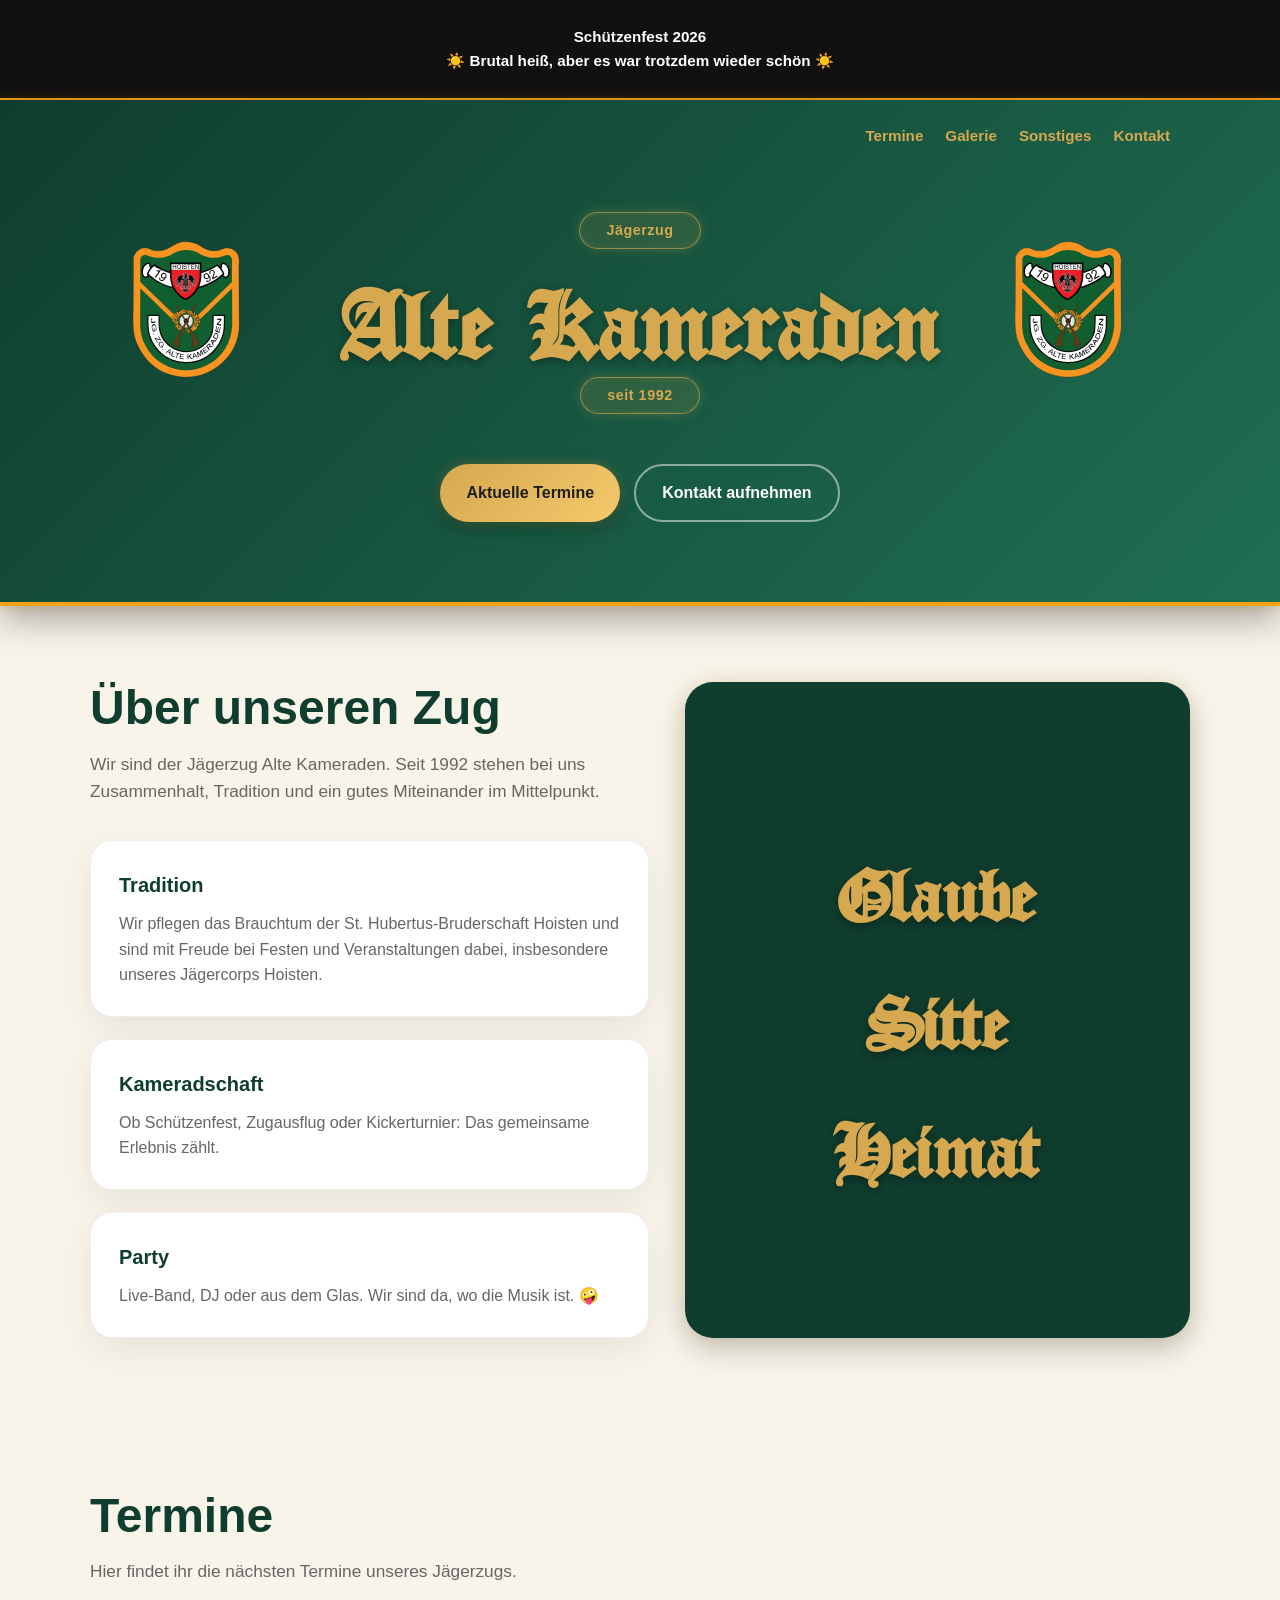
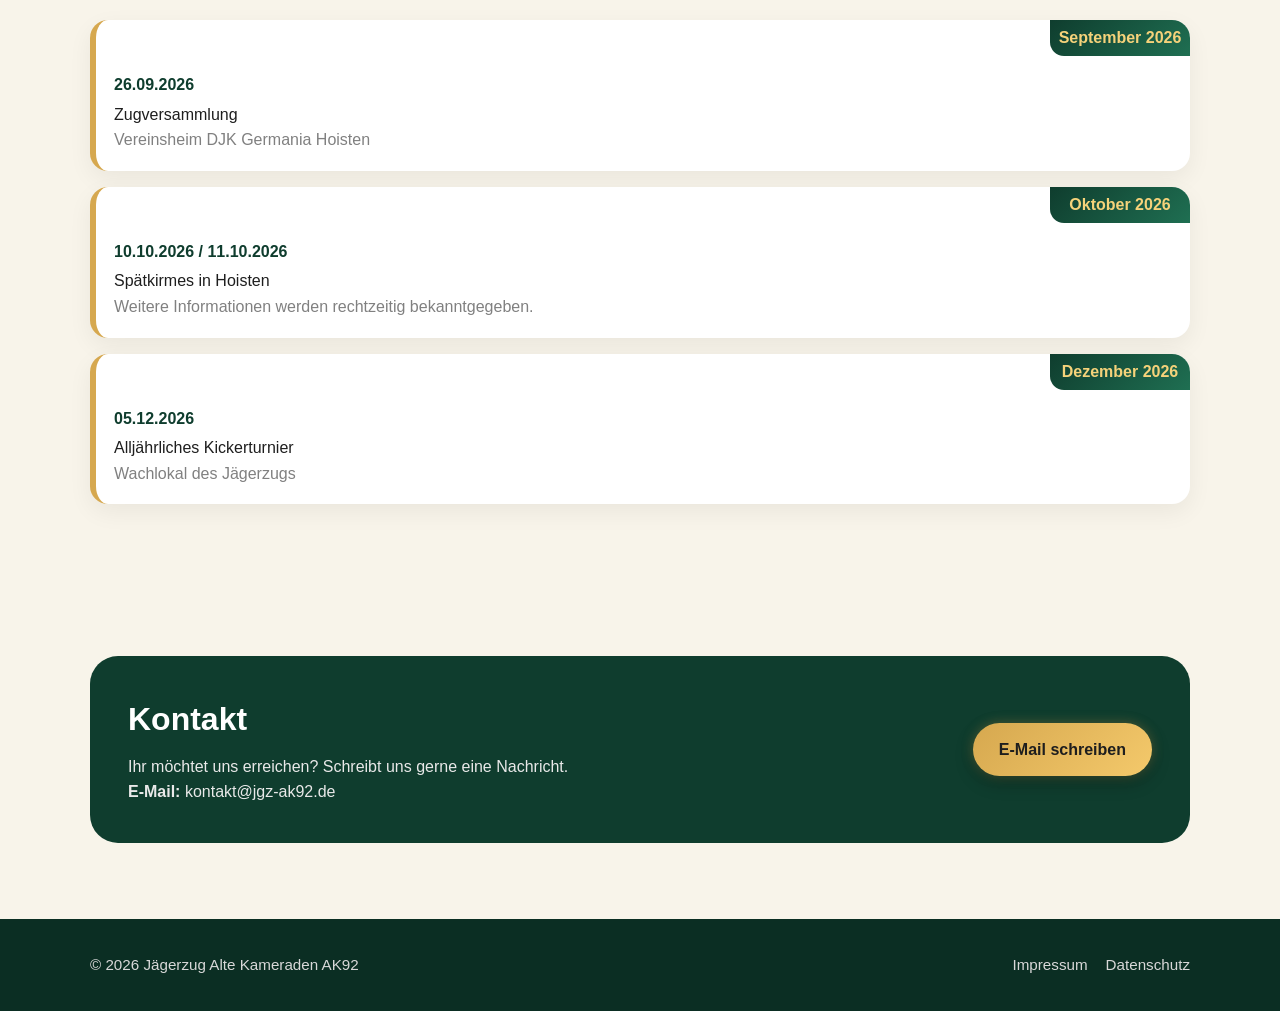
<file: index.html>
<!DOCTYPE html>
<html lang="de">
<head>
  <meta charset="UTF-8" />
  <meta name="viewport" content="width=device-width, initial-scale=1.0" />
  <title>Alte Kameraden</title>
  <meta name="description" content="Offizielle Website des Jägerzugs Alte Kameraden." />

<link rel="stylesheet" href="../css/style.css">
<link rel="stylesheet" href="../css/termine.css">
<link rel="stylesheet" href="../css/banner.css">
<link rel="stylesheet" href="../css/media.css">
</head>

<body>
  <header id="start">
    
<nav>
  <div class="nav-inner">

    <!-- LOGO / optional -->
    <div class="nav-title"></div>

    <!-- BURGER BUTTON -->
    <div class="burger" onclick="toggleMenu()">
      <span></span>
      <span></span>
      <span></span>
    </div>

    <!-- NAV LINKS -->
    <div class="nav-links" id="navLinks">
     <!-- <a href="html/koenige.html">Könige</a> -->
      <!-- <a href="html/mitglieder.html">Mitglieder</a> -->
      <a href="#termine">Termine</a>
      <a href="html/galerie.html">Galerie</a>
      <a href="html/other.html">Sonstiges</a>
      <a href="#kontakt">Kontakt</a>
    </div>

  </div>
</nav>
    
    <div class="hero">
      <div class="hero-content">

<div class="hero-heading">  

  <img src="alte-kameraden-logo.svg" class="title-logo" alt="Logo Alte Kameraden">

  <div class="title-area">
    <span class="badge">Jägerzug</span>

    <div class="title-main">
      <h1>
        <span class="old-english">Alte Kameraden</span>
      </h1>
    </div>

    <span class="badge">seit 1992</span>

    
  </div>

  <img src="alte-kameraden-logo.svg" class="title-logo" alt="Logo Alte Kameraden">

</div>

      <div class="button-row">
      <a class="btn btn-primary" href="#termine">Aktuelle Termine</a>
      <a class="btn btn-secondary" href="#kontakt">Kontakt aufnehmen</a>
    </div>

      </div>
    </div>
  </header>

  <main>
    <section id="ueber-uns">
      <div class="container two-column">
        <div>
          <h2 class="section-title">Über unseren Zug</h2>
          <p class="section-intro">
            Wir sind der Jägerzug Alte Kameraden. Seit 1992 stehen bei uns Zusammenhalt, Tradition und ein gutes Miteinander im Mittelpunkt.
          </p>

          <div class="cards">
            <div class="card">
              <h3>Tradition</h3>
              <p>Wir pflegen das Brauchtum der St. Hubertus-Bruderschaft Hoisten und sind mit Freude bei Festen und Veranstaltungen dabei, insbesondere unseres Jägercorps Hoisten.</p>
            </div>

            <div class="card">
              <h3>Kameradschaft</h3>
              <p>Ob Schützenfest, Zugausflug oder Kickerturnier: Das gemeinsame Erlebnis zählt.</p>
            </div>

 <div class="card">
              <h3>Party</h3>
              <p>Live-Band, DJ oder aus dem Glas. Wir sind da, wo die Musik ist. 🤪</p>
            </div>
          </div>
        </div>

        <div class="image-box">
          <div>
            Glaube<br>Sitte<br>Heimat
          </div>
        </div>
      </div>
    </section>

    <section id="termine">
      <div class="container">
        <h2 class="section-title">Termine</h2>
        <p class="section-intro">Hier findet ihr die nächsten Termine unseres Jägerzugs.</p>

        <div class="timeline" id="termine-container"></div>
      </div>
    </section>

    <section id="kontakt">
      <div class="container">
        <div class="contact-box">
          <div>
            <h2>Kontakt</h2>
            <p>Ihr möchtet uns erreichen? Schreibt uns gerne eine Nachricht.</p>
            <p><strong>E-Mail:</strong> kontakt@jgz-ak92.de</p>
          </div>

          <a class="btn btn-primary" href="mailto:kontakt@jgz-ak92.de">E-Mail schreiben</a>
        </div>
      </div>
    </section>
  </main>

  <footer>
    <div class="footer-inner">
      <div>© 2026 Jägerzug Alte Kameraden AK92</div>
      <div class="footer-links">
        <a href="html/impressum.html">Impressum</a>
        <a href="html/datenschutz.html">Datenschutz</a>
      </div>
    </div>
  </footer>

<script>
function toggleMenu() {
  document.getElementById("navLinks").classList.toggle("active");
}
</script>
<script src="js/termine.js"></script>
<script src="js/banner-rotating.js"></script>
</body>
</html>
</file>
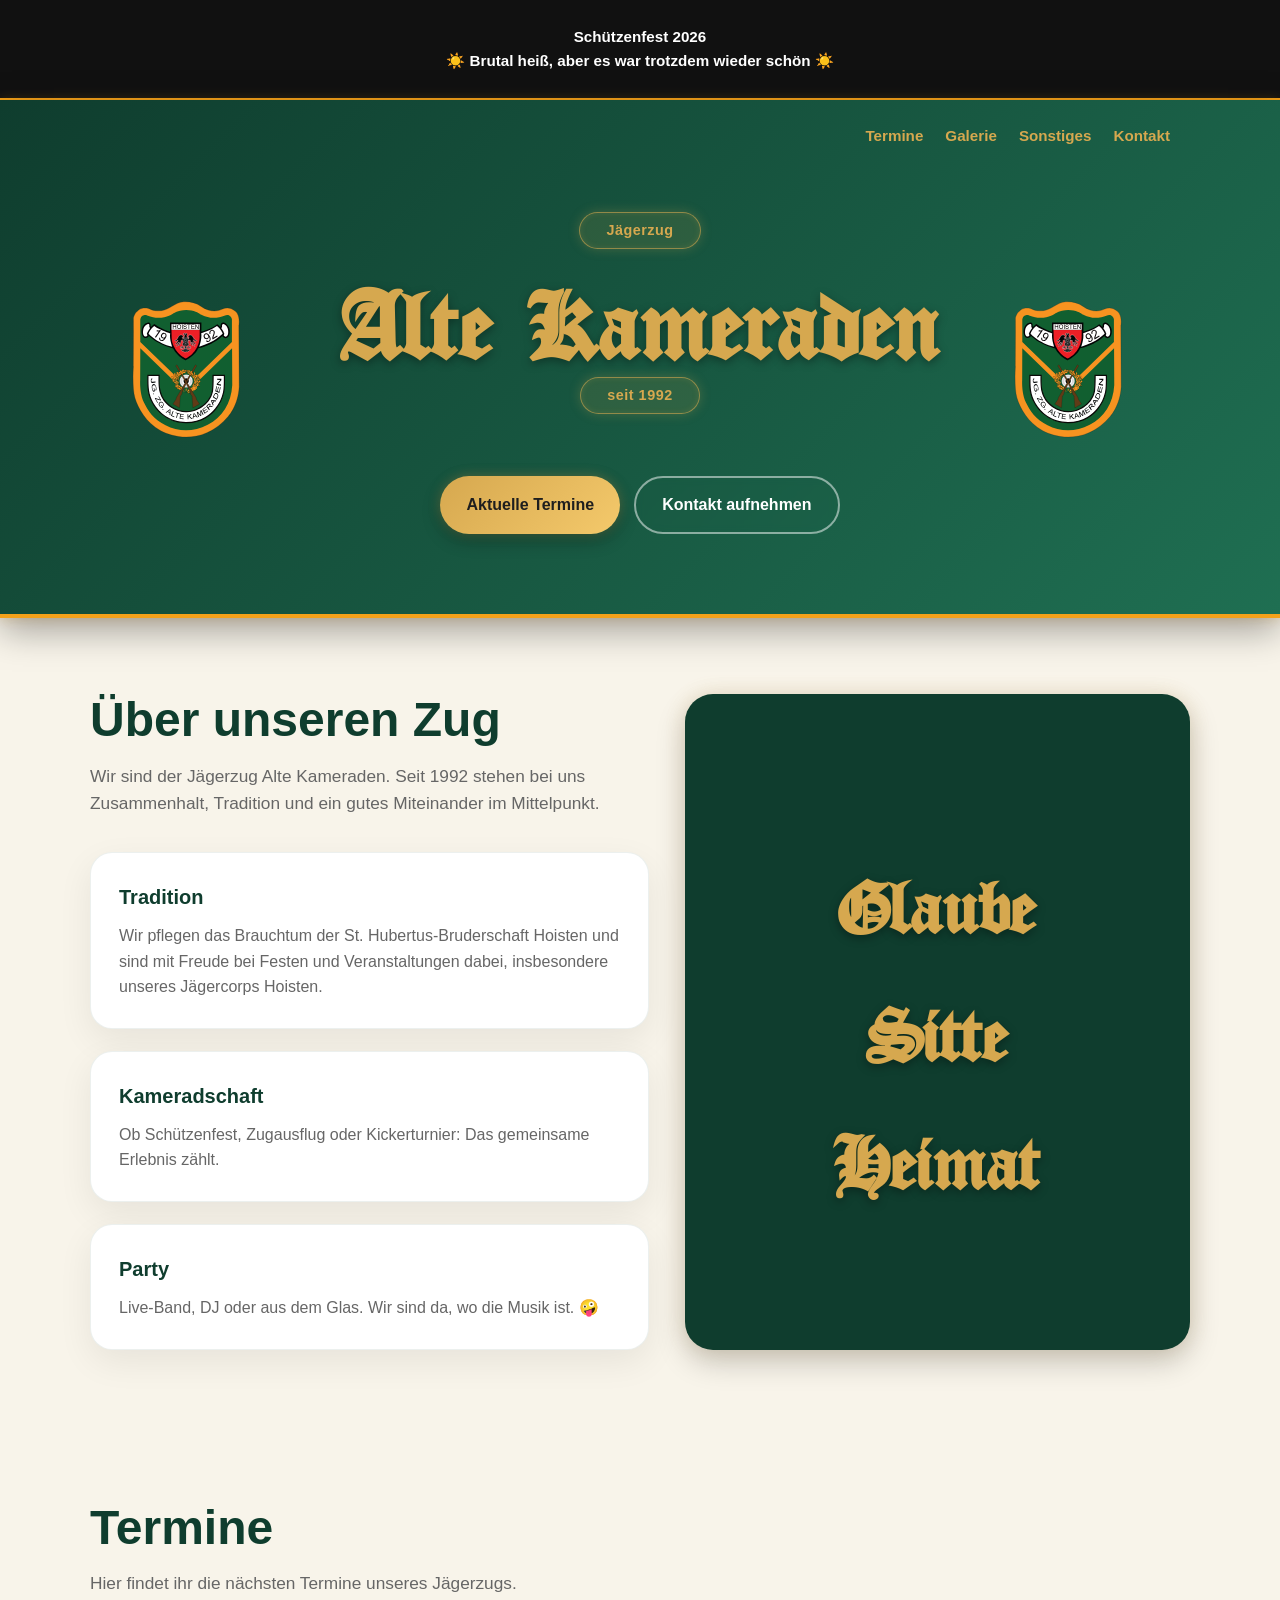
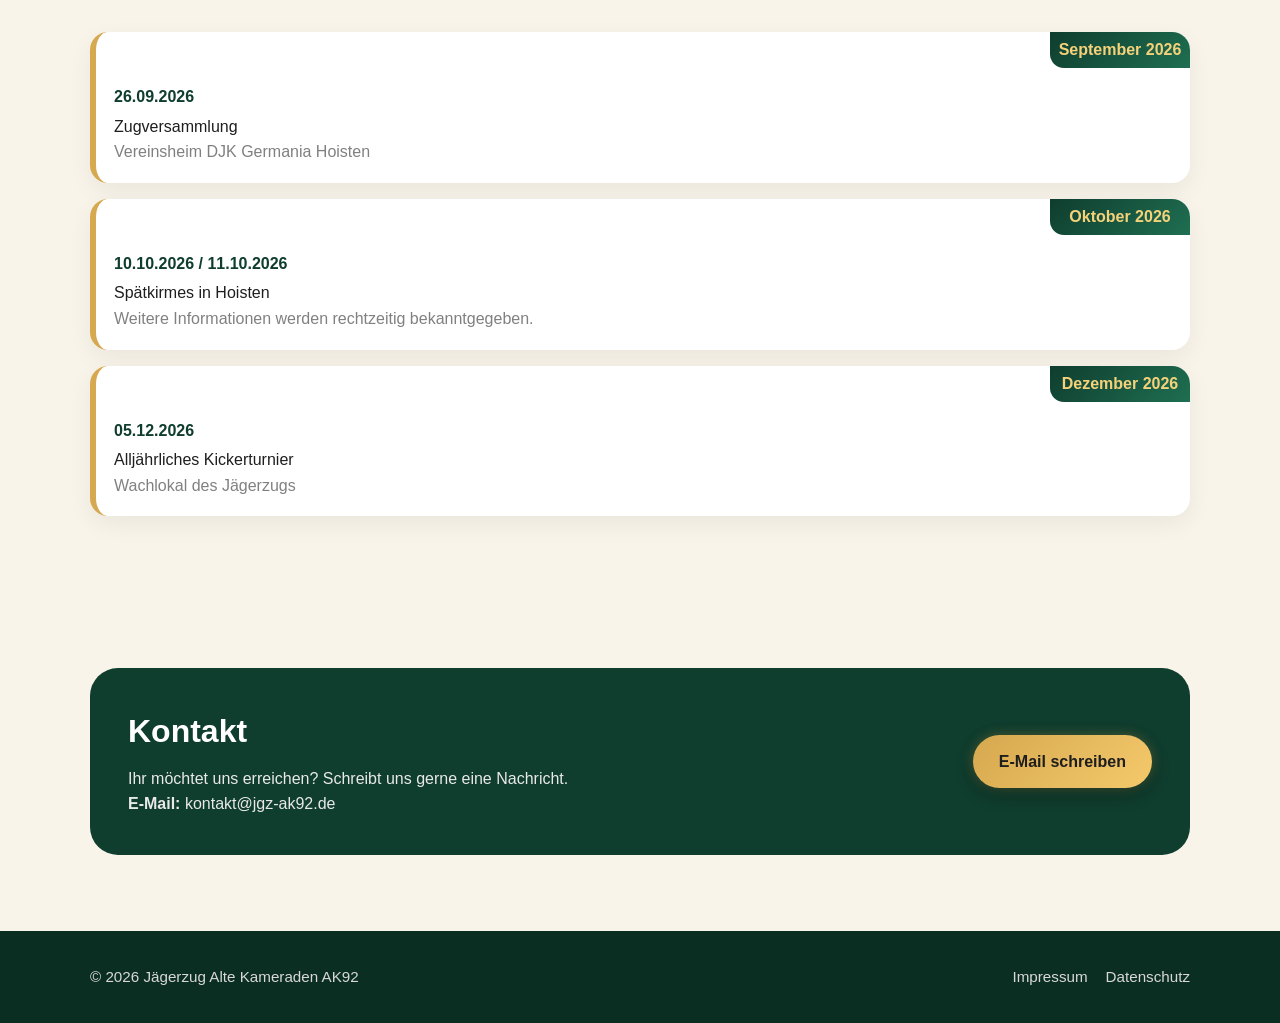
<file: html/index.html>
<!DOCTYPE html>
<html lang="de">
<head>
  <meta charset="UTF-8" />
  <meta name="viewport" content="width=device-width, initial-scale=1.0" />
  <title>Alte Kameraden</title>
  <meta name="description" content="Offizielle Website des Jägerzugs Alte Kameraden." />

<link rel="stylesheet" href="../css/style.css">
<link rel="stylesheet" href="../css/termine.css">
<link rel="stylesheet" href="../css/banner.css">
<link rel="stylesheet" href="../css/media.css">
</head>

<body>
  <header id="start">
    
<nav>
  <div class="nav-inner">

    <!-- LOGO / optional -->
    <div class="nav-title"></div>

    <!-- BURGER BUTTON -->
    <div class="burger" onclick="toggleMenu()">
      <span></span>
      <span></span>
      <span></span>
    </div>

    <!-- NAV LINKS -->
    <div class="nav-links" id="navLinks">
     <!-- <a href="koenige.html">Könige</a> -->
      <a href="#termine">Termine</a>
      <a href="galerie.html">Galerie</a>
      <a href="other.html">Sonstiges</a>
      <a href="#kontakt">Kontakt</a>
    </div>

  </div>
</nav>
    
    <div class="hero">
      <div class="hero-content">

<div class="hero-heading">

  <img src="../alte-kameraden-logo.svg" class="title-logo" alt="Logo Alte Kameraden">

  <div class="title-area">
    <span class="badge">Jägerzug</span>

    <div class="title-main">
      <h1>
        <span class="old-english">Alte Kameraden</span>
      </h1>
    </div>

    <span class="badge">seit 1992</span>

    <div class="button-row">
      <a class="btn btn-primary" href="#termine">Aktuelle Termine</a>
      <a class="btn btn-secondary" href="#kontakt">Kontakt aufnehmen</a>
    </div>
  </div>

  <img src="../alte-kameraden-logo.svg" class="title-logo" alt="Logo Alte Kameraden">

</div>
 

      </div>
    </div>
  </header>

  <main>
    <section id="ueber-uns">
      <div class="container two-column">
        <div>
          <h2 class="section-title">Über unseren Zug</h2>
          <p class="section-intro">
            Wir sind der Jägerzug Alte Kameraden. Seit 1992 stehen bei uns Zusammenhalt, Tradition und ein gutes Miteinander im Mittelpunkt.
          </p>

          <div class="cards">
            <div class="card">
              <h3>Tradition</h3>
              <p>Wir pflegen das Brauchtum der St. Hubertus-Bruderschaft Hoisten und sind mit Freude bei Festen und Veranstaltungen dabei, insbesondere unseres Jägercorps Hoisten.</p>
            </div>

            <div class="card">
              <h3>Kameradschaft</h3>
              <p>Ob Schützenfest, Zugausflug oder Kickerturnier: Das gemeinsame Erlebnis zählt.</p>
            </div>

 <div class="card">
              <h3>Party</h3>
              <p>Live-Band, DJ oder aus dem Glas. Wir sind da, wo die Musik ist. 🤪</p>
            </div>
          </div>
        </div>

        <div class="image-box">
          <div>
            Glaube<br>Sitte<br>Heimat
          </div>
        </div>
      </div>
    </section>

    <section id="termine">
      <div class="container">
        <h2 class="section-title">Termine</h2>
        <p class="section-intro">Hier findet ihr die nächsten Termine unseres Jägerzugs.</p>

        <div class="timeline" id="termine-container"></div>
      </div>
    </section>

    <section id="kontakt">
      <div class="container">
        <div class="contact-box">
          <div>
            <h2>Kontakt</h2>
            <p>Ihr möchtet uns erreichen? Schreibt uns gerne eine Nachricht.</p>
            <p><strong>E-Mail:</strong> kontakt@jgz-ak92.de</p>
          </div>

          <a class="btn btn-primary" href="mailto:kontakt@jgz-ak92.de">E-Mail schreiben</a>
        </div>
      </div>
    </section>
  </main>

  <footer>
    <div class="footer-inner">
      <div>© 2026 Jägerzug Alte Kameraden AK92</div>
      <div class="footer-links">
        <a href="impressum.html">Impressum</a>
        <a href="datenschutz.html">Datenschutz</a>
      </div>
    </div>
  </footer>

<script>
function toggleMenu() {
  document.getElementById("navLinks").classList.toggle("active");
}
</script>
<script src="../js/termine.js"></script>
<script src="../js/banner-rotating.js"></script>
</body>
</html>
</file>
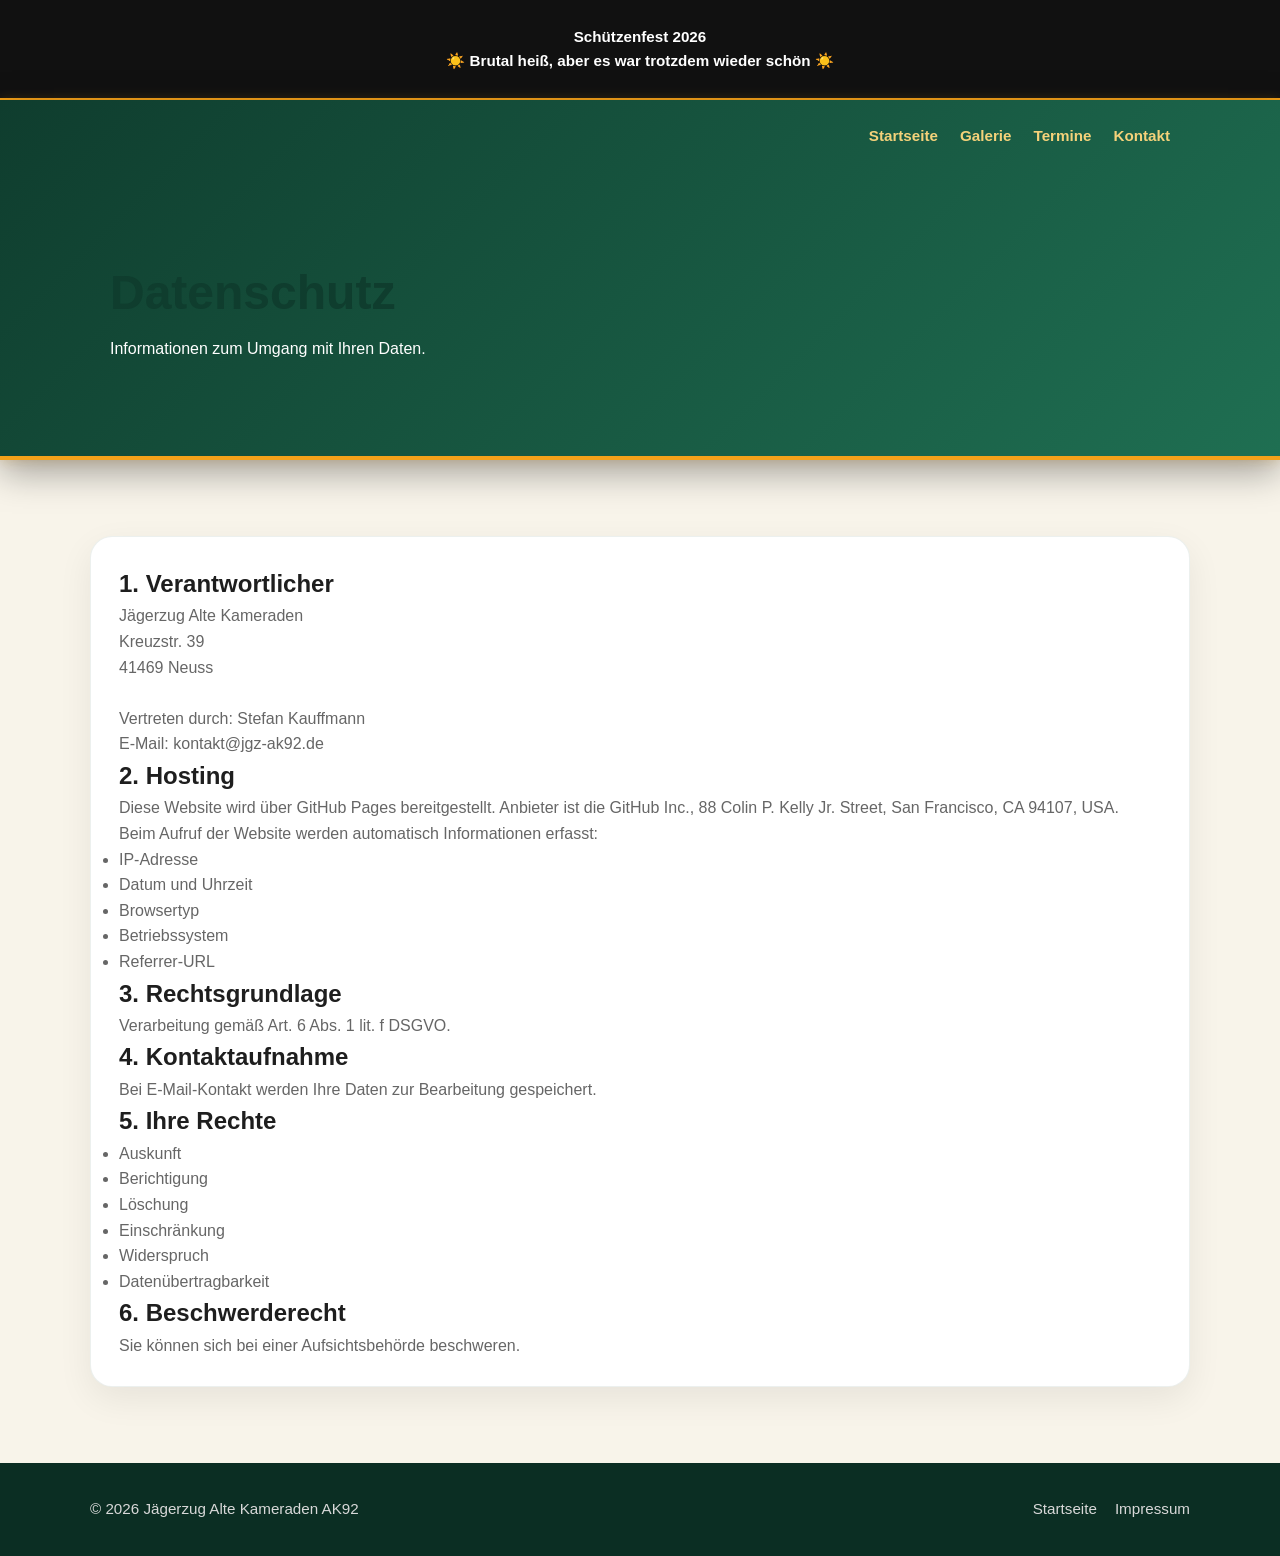
<file: datenschutz.html>
<!DOCTYPE html>
<html lang="de">
<head>
  <meta charset="UTF-8" />
  <meta name="viewport" content="width=device-width, initial-scale=1.0" />
  <title>Datenschutz | JGZ Alte Kameraden</title>
  <link rel="stylesheet" href="../style.css">
  <link rel="stylesheet" href="../banner.css">
  <link rel="stylesheet" href="../banner-news.css">
</head>

<body>

<header class="subpage-header">

  <nav>
    <div class="nav-inner">

      <div class="nav-title"></div>

      <div class="burger" onclick="toggleMenu()">
        <span></span>
        <span></span>
        <span></span>
      </div>

      <div class="nav-links" id="navLinks">
        <a href="index.html">Startseite</a>
        <!-- <a href="koenige.html">Könige</a> -->
        <a href="galerie.html">Galerie</a>
        <a href="index.html#termine">Termine</a>
        <a href="index.html#kontakt">Kontakt</a>
      </div>

    </div>
  </nav>

  <div class="subpage-hero">
    <h1 class="section-title">Datenschutz</h1>
    <p>Informationen zum Umgang mit Ihren Daten.</p>
  </div>

</header>

<main>
  <section>
    <div class="container">

      <div class="card">

        <h2>1. Verantwortlicher</h2>
        <p>
          Jägerzug Alte Kameraden<br>
          Kreuzstr. 39<br>
          41469 Neuss<br><br>
          Vertreten durch: Stefan Kauffmann<br>
          E-Mail: kontakt@jgz-ak92.de
        </p>

        <h2>2. Hosting</h2>
        <p>
          Diese Website wird über GitHub Pages bereitgestellt. Anbieter ist die GitHub Inc.,
          88 Colin P. Kelly Jr. Street, San Francisco, CA 94107, USA.
        </p>
        <p>
          Beim Aufruf der Website werden automatisch Informationen erfasst:
        </p>
        <ul>
          <li>IP-Adresse</li>
          <li>Datum und Uhrzeit</li>
          <li>Browsertyp</li>
          <li>Betriebssystem</li>
          <li>Referrer-URL</li>
        </ul>

        <h2>3. Rechtsgrundlage</h2>
        <p>
          Verarbeitung gemäß Art. 6 Abs. 1 lit. f DSGVO.
        </p>

        <h2>4. Kontaktaufnahme</h2>
        <p>
          Bei E-Mail-Kontakt werden Ihre Daten zur Bearbeitung gespeichert.
        </p>

        <h2>5. Ihre Rechte</h2>
        <ul>
          <li>Auskunft</li>
          <li>Berichtigung</li>
          <li>Löschung</li>
          <li>Einschränkung</li>
          <li>Widerspruch</li>
          <li>Datenübertragbarkeit</li>
        </ul>

        <h2>6. Beschwerderecht</h2>
        <p>
          Sie können sich bei einer Aufsichtsbehörde beschweren.
        </p>

      </div>

    </div>
  </section>
</main>

<footer>
  <div class="footer-inner">
    <div>© 2026 Jägerzug Alte Kameraden AK92</div>
    <div class="footer-links">
      <a href="index.html">Startseite</a>
      <a href="impressum.html">Impressum</a>
    </div>
  </div>
</footer>

<script>
function toggleMenu() {
  document.getElementById("navLinks").classList.toggle("active");
}
</script>

<script src="../js/banner-rotating.js"></script>
</body>
</html>
</file>
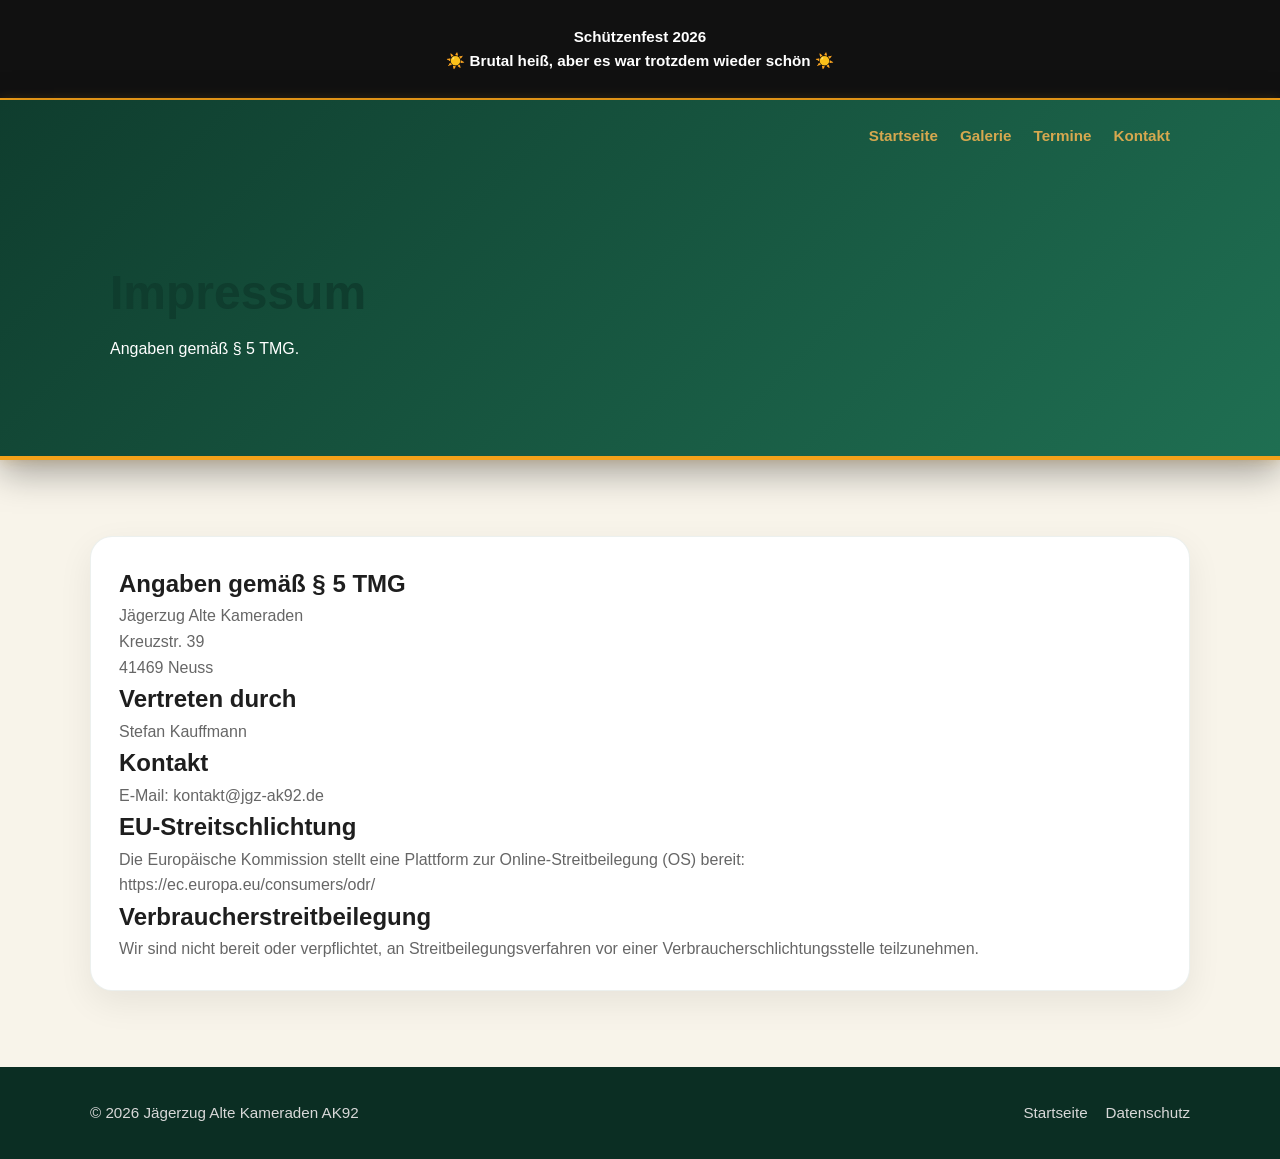
<file: impressum.html>
<!DOCTYPE html>
<html lang="de">
<head>
  <meta charset="UTF-8" />
  <meta name="viewport" content="width=device-width, initial-scale=1.0" />
  <title>Impressum | Alte Kameraden</title>
  <link rel="stylesheet" href="../css/style.css">
  <link rel="stylesheet" href="../css/banner.css">
  <link rel="stylesheet" href="../css/banner-news.css">
</head>

<body>

<header class="subpage-header">

  <nav>
    <div class="nav-inner">

      <div class="nav-title"></div>

      <div class="burger" onclick="toggleMenu()">
        <span></span>
        <span></span>
        <span></span>
      </div>

      <div class="nav-links" id="navLinks">
        <a href="index.html">Startseite</a>
        <!-- <a href="koenige.html">Könige</a> -->
        <a href="galerie.html">Galerie</a>
        <a href="index.html#termine">Termine</a>
        <a href="index.html#kontakt">Kontakt</a>
      </div>

    </div>
  </nav>

  <div class="subpage-hero">
    <h1 class="section-title">Impressum</h1>
    <p>Angaben gemäß § 5 TMG.</p>
  </div>

</header>

<main>
  <section>
    <div class="container">

      <div class="card">

        <h2>Angaben gemäß § 5 TMG</h2>
        <p>
          Jägerzug Alte Kameraden<br>
          Kreuzstr. 39<br>
          41469 Neuss
        </p>

        <h2>Vertreten durch</h2>
        <p>Stefan Kauffmann</p>

        <h2>Kontakt</h2>
        <p>E-Mail: kontakt@jgz-ak92.de</p>

        <h2>EU-Streitschlichtung</h2>
        <p>
          Die Europäische Kommission stellt eine Plattform zur Online-Streitbeilegung (OS) bereit:
          <br>
          <a href="https://ec.europa.eu/consumers/odr/" target="_blank" rel="noopener noreferrer">
            https://ec.europa.eu/consumers/odr/
          </a>
        </p>

        <h2>Verbraucherstreitbeilegung</h2>
        <p>
          Wir sind nicht bereit oder verpflichtet, an Streitbeilegungsverfahren vor einer
          Verbraucherschlichtungsstelle teilzunehmen.
        </p>

      </div>

    </div>
  </section>
</main>

<footer>
  <div class="footer-inner">
    <div>© 2026 Jägerzug Alte Kameraden AK92</div>
    <div class="footer-links">
      <a href="index.html">Startseite</a>
      <a href="datenschutz.html">Datenschutz</a>
    </div>
  </div>
</footer>

<script>
function toggleMenu() {
  document.getElementById("navLinks").classList.toggle("active");
}
</script>
<script src="../js/banner-rotating.js"></script>
</body>
</html>
</file>
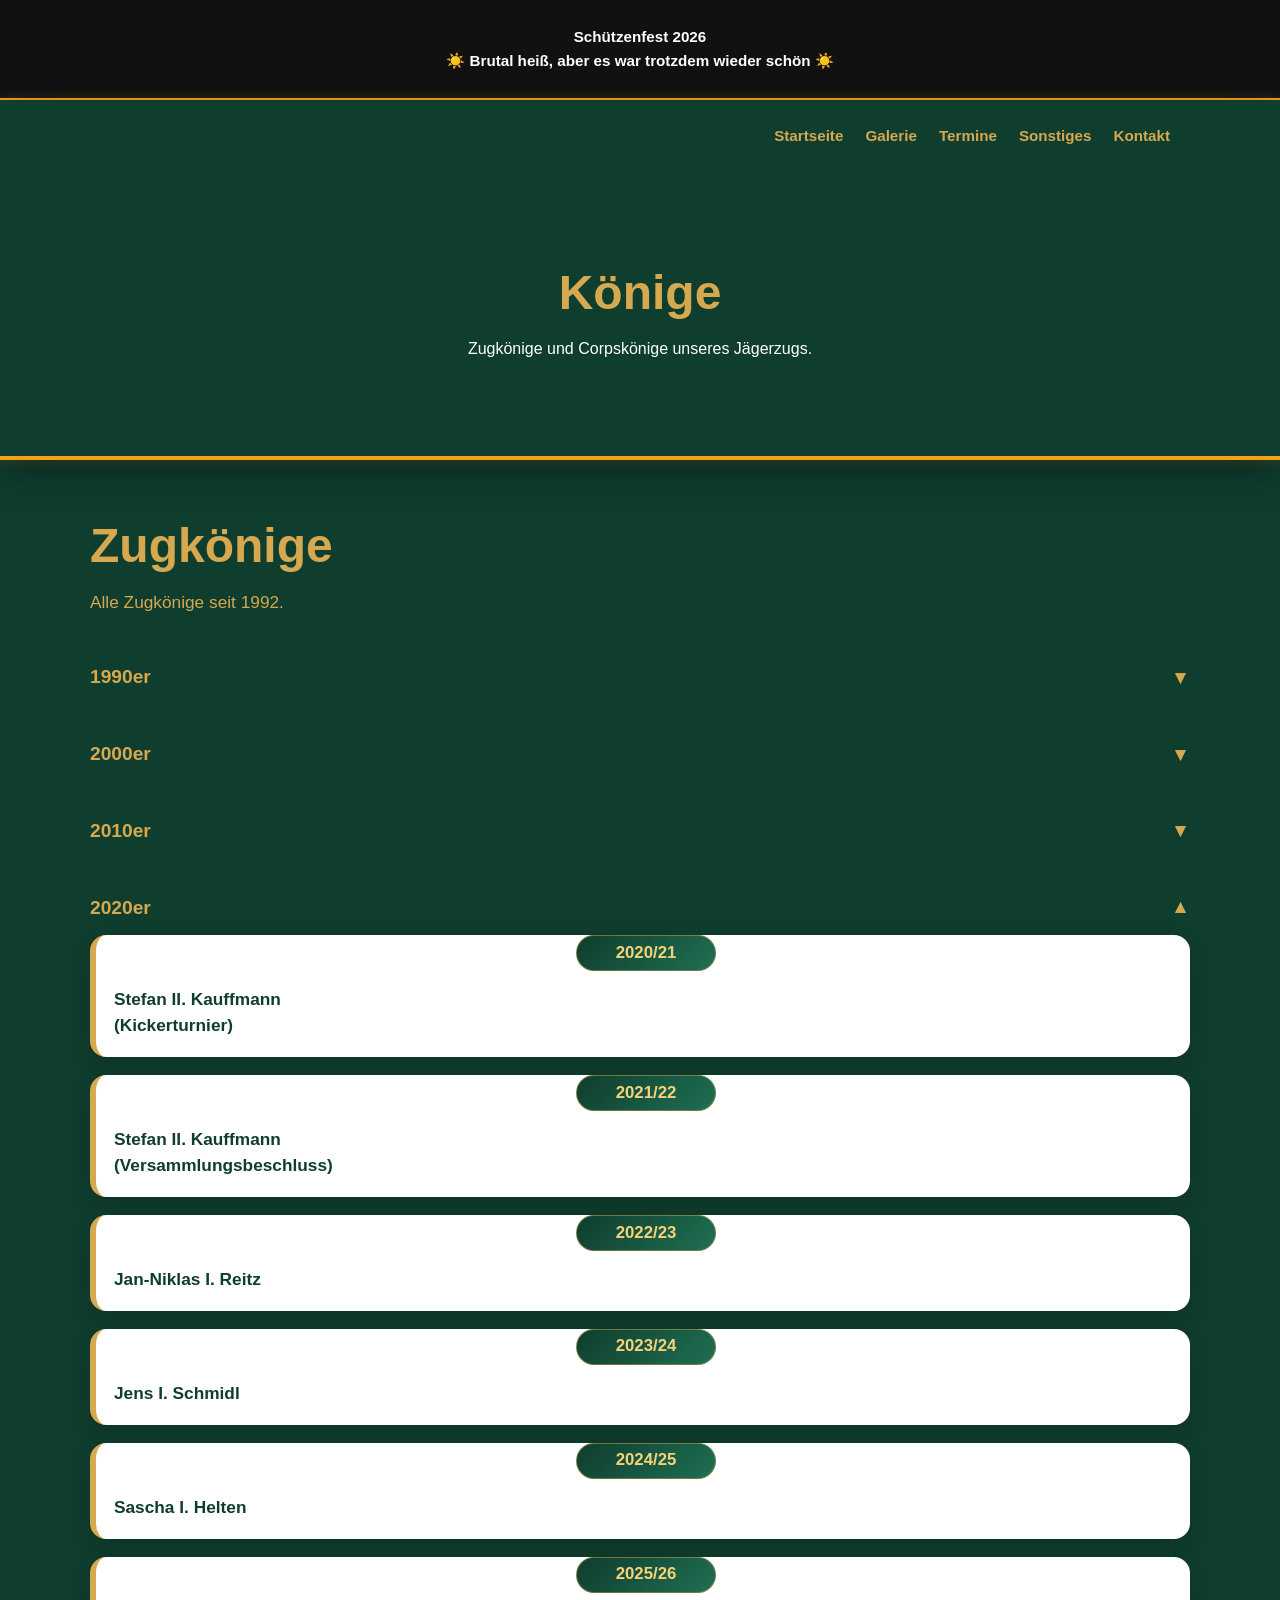
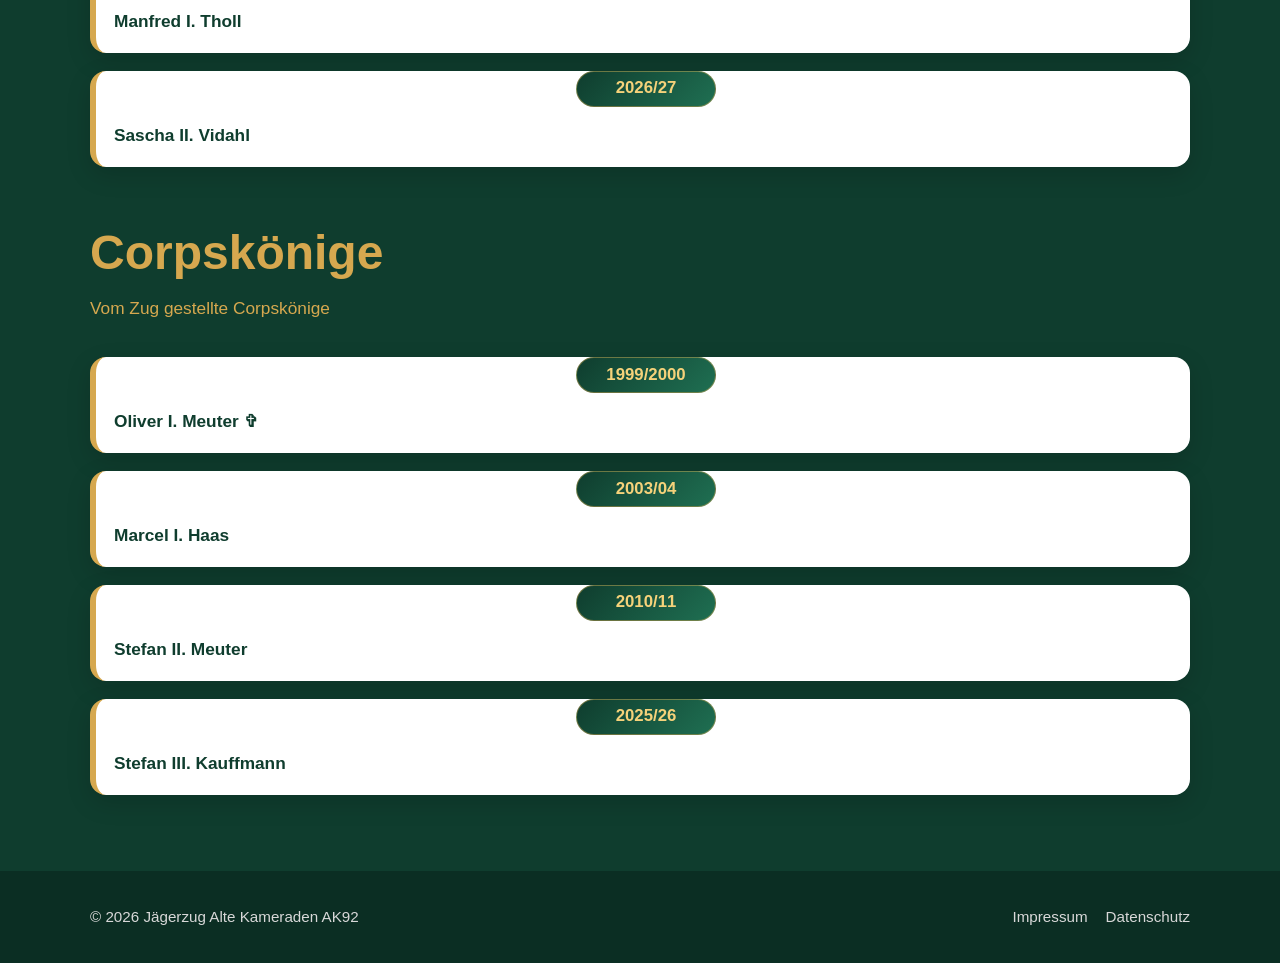
<file: koenige.html>
<!DOCTYPE html>
<html lang="de">
<head>
  <meta charset="UTF-8" />
  <meta name="viewport" content="width=device-width, initial-scale=1.0" />
  <title>Könige | Alte Kameraden</title>
  <meta name="description" content="Zugkönige und Corpskönige des Jägerzugs Alte Kameraden" />
  <link rel="stylesheet" href="../css/style.css">
  <link rel="stylesheet" href="../css/banner.css">
  <link rel="stylesheet" href="../css/koenige.css">
  <link rel="stylesheet" href="../css/media.css">
</head>

<body class="koenige">

<header class="subpage-header">

  <nav>
    <div class="nav-inner">

      <div class="nav-title"></div>

      <div class="burger" onclick="toggleMenu()">
        <span></span>
        <span></span>
        <span></span>
      </div>

      <div class="nav-links" id="navLinks">
        <a href="index.html">Startseite</a>
        <a href="galerie.html">Galerie</a>
        <a href="index.html#termine">Termine</a>
        <a href="other.html">Sonstiges</a>
        <a href="index.html#kontakt">Kontakt</a>
      </div>

    </div>
  </nav>

  <div class="subpage-hero">
    <h1 class="section-title">Könige</h1>
    <p>Zugkönige und Corpskönige unseres Jägerzugs.</p>
  </div>

</header>

<main>
  <section>
    <div class="container">

      <h2 class="section-title">Zugkönige</h2>
      <p class="section-intro">Alle Zugkönige seit 1992.</p>

      <!-- 1990er -->
      <div class="decade">
        <details>
          <summary class="decade-title">1990er</summary>
          <div class="timeline">
            <div class="event"><div class="event-month">1992/93</div><div class="event-content"><div class="event-title">[Name]</div></div></div>
            <div class="event"><div class="event-month">1993/94</div><div class="event-content"><div class="event-title">[Name]</div></div></div>
            <div class="event"><div class="event-month">1994/95</div><div class="event-content"><div class="event-title">[Name]</div></div></div>
            <div class="event"><div class="event-month">1995/96</div><div class="event-content"><div class="event-title">[Name]</div></div></div>
            <div class="event"><div class="event-month">1996/97</div><div class="event-content"><div class="event-title">[Name]</div></div></div>
            <div class="event"><div class="event-month">1997/98</div><div class="event-content"><div class="event-title">[Name]</div></div></div>
            <div class="event"><div class="event-month">1998/99</div><div class="event-content"><div class="event-title">[Name]</div></div></div>
            <div class="event"><div class="event-month">1999/2000</div><div class="event-content"><div class="event-title">[Name]</div></div></div>
          </div>
        </details>
      </div>

      <!-- 2000er -->
      <div class="decade">
        <details>
          <summary class="decade-title">2000er</summary>
          <div class="timeline">
            <div class="event"><div class="event-month">2000/01</div><div class="event-content"><div class="event-title">[Name]</div></div></div>
            <div class="event"><div class="event-month">2001/02</div><div class="event-content"><div class="event-title">[Name]</div></div></div>
            <div class="event"><div class="event-month">2002/03</div><div class="event-content"><div class="event-title">[Name]</div></div></div>
            <div class="event"><div class="event-month">2003/04</div><div class="event-content"><div class="event-title">[Name]</div></div></div>
            <div class="event"><div class="event-month">2004/05</div><div class="event-content"><div class="event-title">[Name]</div></div></div>
            <div class="event"><div class="event-month">2005/06</div><div class="event-content"><div class="event-title">[Name]</div></div></div>
            <div class="event"><div class="event-month">2006/07</div><div class="event-content"><div class="event-title">[Name]</div></div></div>
            <div class="event"><div class="event-month">2007/08</div><div class="event-content"><div class="event-title">[Name]</div></div></div>
            <div class="event"><div class="event-month">2008/09</div><div class="event-content"><div class="event-title">[Name]</div></div></div>
            <div class="event"><div class="event-month">2009/10</div><div class="event-content"><div class="event-title">[Name]</div></div></div>
          </div>
        </details>
      </div>

      <!-- 2010er -->
      <div class="decade">
        <details>
          <summary class="decade-title">2010er</summary>
          <div class="timeline">
            <div class="event"><div class="event-month">2010/11</div><div class="event-content"><div class="event-title">[Name]</div></div></div>
            <div class="event"><div class="event-month">2011/12</div><div class="event-content"><div class="event-title">[Name]</div></div></div>
            <div class="event"><div class="event-month">2012/13</div><div class="event-content"><div class="event-title">[Name]</div></div></div>
            <div class="event"><div class="event-month">2013/14</div><div class="event-content"><div class="event-title">[Name]</div></div></div>
            <div class="event"><div class="event-month">2014/15</div><div class="event-content"><div class="event-title">[Name]</div></div></div>
            <div class="event"><div class="event-month">2015/16</div><div class="event-content"><div class="event-title">[Name]</div></div></div>
            <div class="event"><div class="event-month">2016/17</div><div class="event-content"><div class="event-title">[Name]</div></div></div>
            <div class="event"><div class="event-month">2017/18</div><div class="event-content"><div class="event-title">Stefan I. Meuter</div></div></div>
            <div class="event"><div class="event-month">2018/19</div><div class="event-content"><div class="event-title">[Name]</div></div></div>
            <div class="event"><div class="event-month">2019/20</div><div class="event-content"><div class="event-title">Stefan I. Meuter</div></div></div>
          </div>
        </details>
      </div>

      <!-- 2020er -->
      <div class="decade">
        <details open>
          <summary class="decade-title">2020er</summary>
          <div class="timeline">
            <div class="event"><div class="event-month">2020/21</div><div class="event-content"><div class="event-title">Stefan II. Kauffmann<br>(Kickerturnier)</div></div></div>
            <div class="event"><div class="event-month">2021/22</div><div class="event-content"><div class="event-title">Stefan II. Kauffmann<br>(Versammlungsbeschluss)</div></div></div>
            <div class="event"><div class="event-month">2022/23</div><div class="event-content"><div class="event-title">Jan-Niklas I. Reitz</div></div></div>
            <div class="event"><div class="event-month">2023/24</div><div class="event-content"><div class="event-title">Jens I. Schmidl</div></div></div>
            <div class="event"><div class="event-month">2024/25</div><div class="event-content"><div class="event-title">Sascha I. Helten</div></div></div>
            <div class="event"><div class="event-month">2025/26</div><div class="event-content"><div class="event-title">Manfred I. Tholl</div></div></div>
            <div class="event"><div class="event-month">2026/27</div><div class="event-content"><div class="event-title">Sascha II. Vidahl</div></div></div>
          </div>
        </details>
      </div>

      <!-- Corpskönige -->
      <h2 class="section-title" style="margin-top:60px;">Corpskönige</h2>
      <p class="section-intro">Vom Zug gestellte Corpskönige</p>

      <div class="timeline">

<div class="event">
          <div class="event-month">1999/2000</div>
          <div class="event-content"><div class="event-title">Oliver I. Meuter ✞</div></div>
        </div>

        <div class="event">
          <div class="event-month">2003/04</div>
          <div class="event-content"><div class="event-title">Marcel I. Haas</div></div>
        </div>
        
        <div class="event">
          <div class="event-month">2010/11</div>
          <div class="event-content"><div class="event-title">Stefan II. Meuter</div></div>
        </div>
        <div class="event">
          <div class="event-month">2025/26</div>
          <div class="event-content"><div class="event-title">Stefan III. Kauffmann</div></div>
        </div>
      </div>

    </div>
  </section>
</main>

<footer>
  <div class="footer-inner">
    <div>© 2026 Jägerzug Alte Kameraden AK92</div>
    <div class="footer-links">
      <a href="impressum.html">Impressum</a>
      <a href="datenschutz.html">Datenschutz</a>
    </div>
  </div>
</footer>

<script>
function toggleMenu() {
  document.getElementById("navLinks").classList.toggle("active");
}
</script>
<script src="../js/banner-rotating.js"></script>
</body>
  </html>
</file>
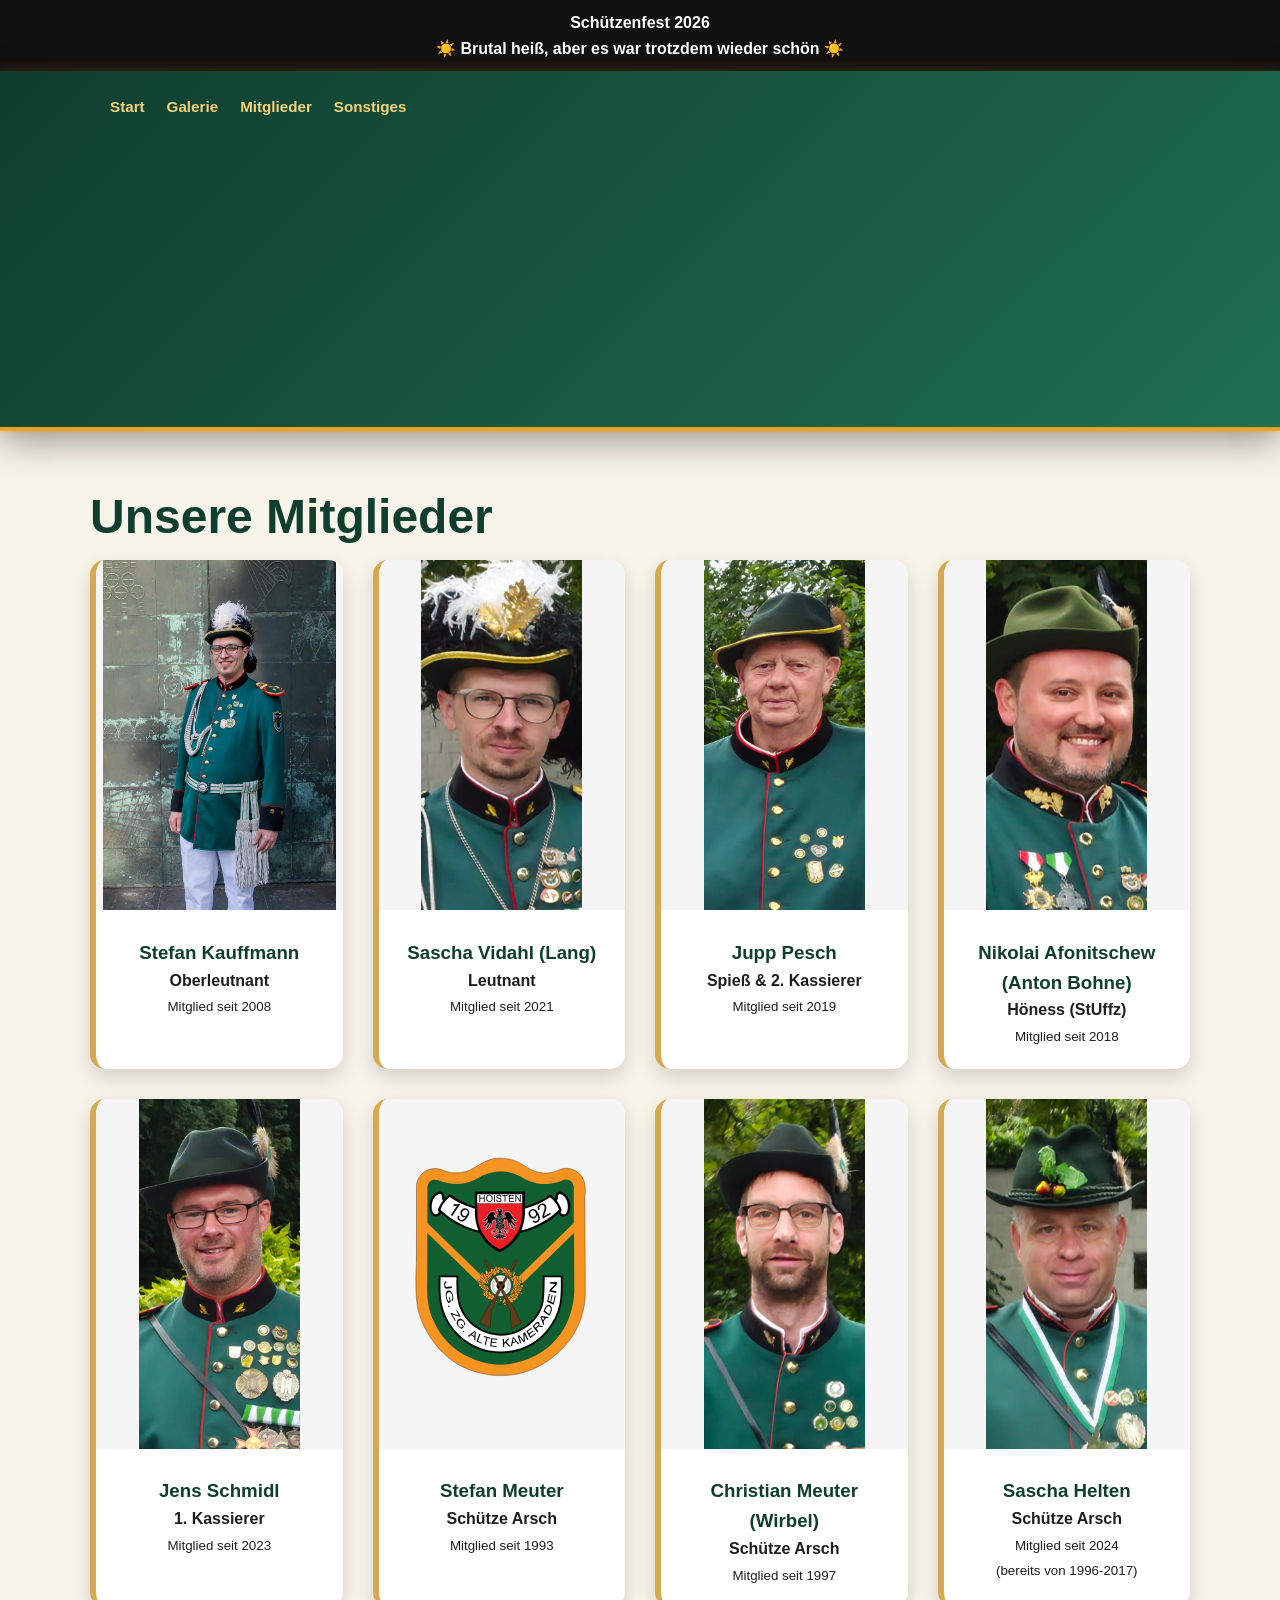
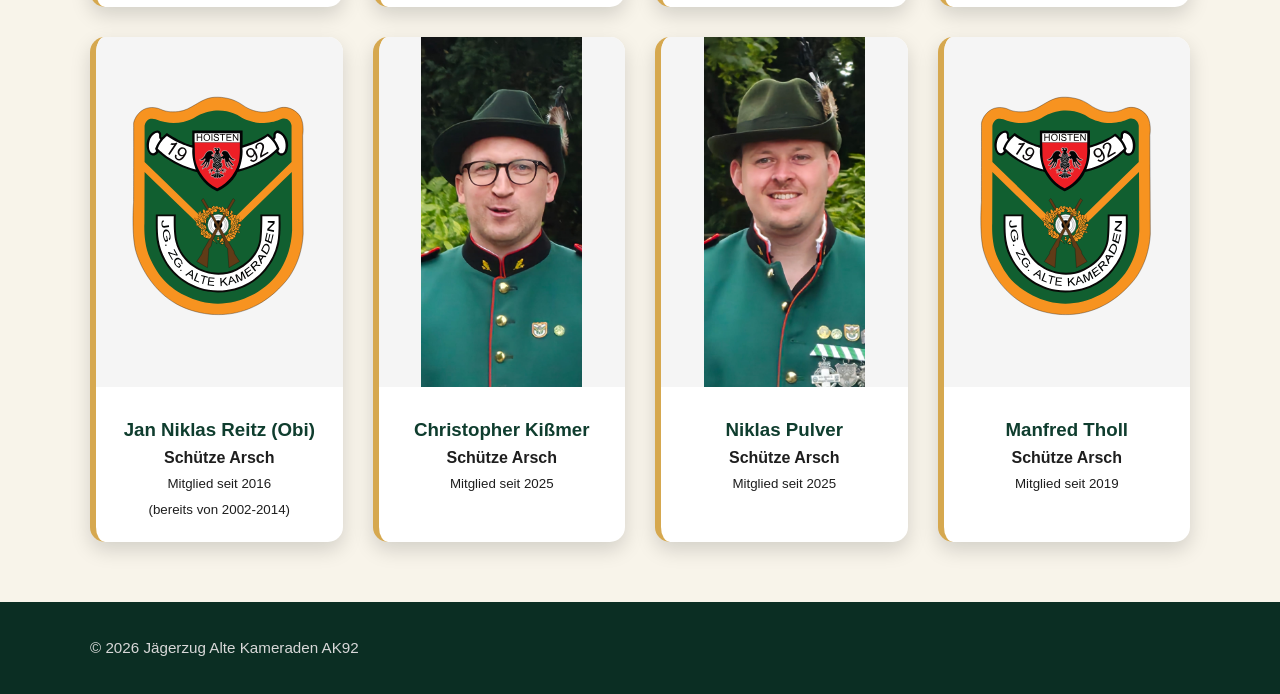
<file: mitglieder.html>
<!DOCTYPE html>
<html lang="de">

<head>

<meta charset="UTF-8">
<meta name="viewport" content="width=device-width, initial-scale=1.0">

<title>Mitglieder | Alte Kameraden</title>

<link rel="stylesheet" href="style.css">
<link rel="stylesheet" href="mitglieder.css">

</head>


<body>


<header>

<nav>

<div class="nav-inner">

<div class="nav-links">

<a href="index.html">Start</a>
<a href="galerie.html">Galerie</a>
<a href="mitglieder.html">Mitglieder</a>
<a href="other.html">Sonstiges</a>

</div>

</div>

</nav>

</header>



<main>

<section class="mitglieder-section">

<div class="container">


<h1 class="section-title">
Unsere Mitglieder
</h1>


<div 
class="mitglieder-grid"
id="mitglieder-container">
</div>


</div>

</section>


</main>




<!-- Lightbox -->

<div id="lightbox">

<span class="lightbox-close">
×
</span>

<img id="lightbox-img">

</div>



<footer>

<div class="footer-inner">

© 2026 Jägerzug Alte Kameraden AK92

</div>

</footer>



<script src="mitglieder.js"></script>
<script src="banner-rotating.js"></script>

</body>

</html>
</file>
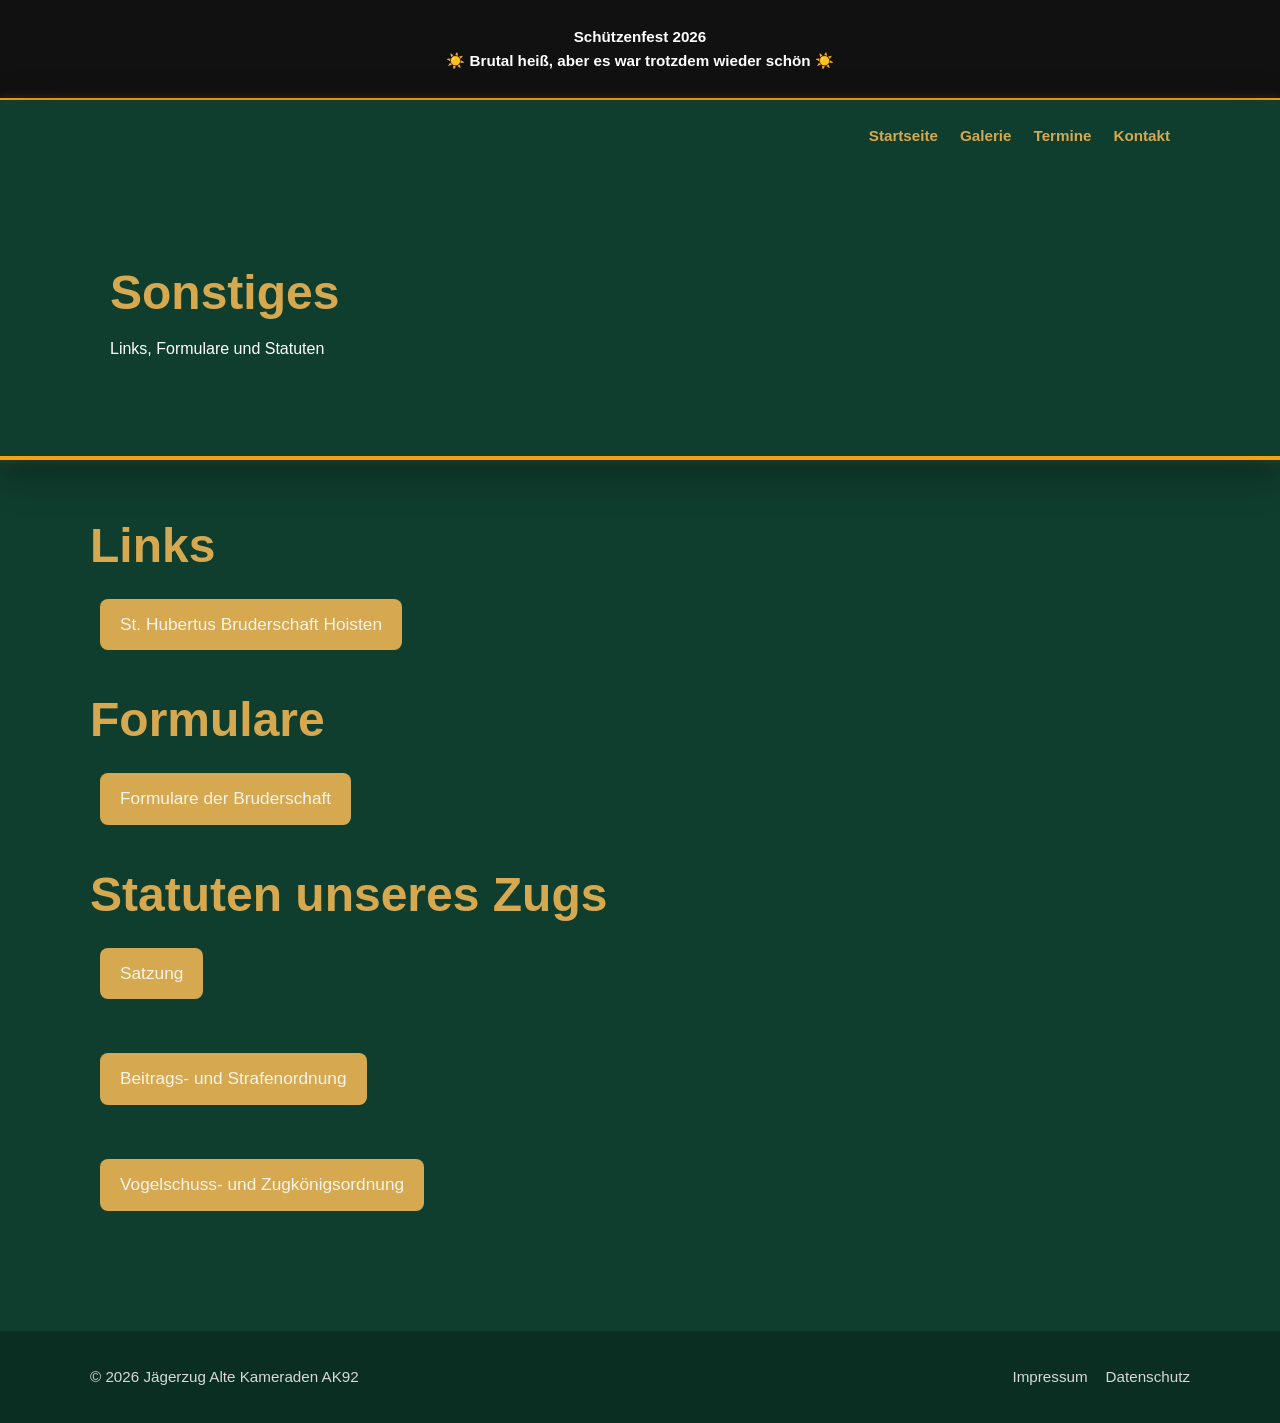
<file: other.html>
<!DOCTYPE html>
<html lang="de">
<head>
  <meta charset="UTF-8" />
  <meta name="viewport" content="width=device-width, initial-scale=1.0" />
  <title>Sonstiges | Alte Kameraden</title>
  <meta name="description" content="Links, Formulare und Statuten" />
  <link rel="stylesheet" href="../css/style.css">
  <link rel="stylesheet" href="../css/banner.css">
  <link rel="stylesheet" href="../css/other.css">
  <link rel="stylesheet" href="../css/media.css">
</head>

<body class="other">

<header class="subpage-header">

  <nav>
    <div class="nav-inner">

      <div class="nav-title"></div>

      <div class="burger" onclick="toggleMenu()">
        <span></span>
        <span></span>
        <span></span>
      </div>

      <div class="nav-links" id="navLinks">
        <a href="index.html">Startseite</a>
        <a href="galerie.html">Galerie</a>
        <a href="index.html#termine">Termine</a>
        <a href="index.html#kontakt">Kontakt</a>
      </div>

    </div>
  </nav>

  <div class="subpage-hero">
    <h1 class="section-title">Sonstiges</h1>
    <p>Links, Formulare und Statuten</p>
  </div>

</header>

<main>
  <section id="Links">
    <div class="container">

      <h2 class="section-title">Links</h2>
      
      <p class="section-intro">
      <a href="https://bruderschaft-hoisten.de/">St. Hubertus Bruderschaft Hoisten</a>       
      </p>
    </div>

    <div class="container">
      <h2 class="section-title">Formulare</h2>
      
      <p class="section-intro">
      <a href="https://bruderschaft-hoisten.de/#downloads">Formulare der Bruderschaft</a>       
      </p>
    </div>

    <div class="container">
      <h2 class="section-title">Statuten unseres Zugs</h2>
      
      <p class="section-intro">
      <a href="https://jgz-ak92.de/dokumente/Satzung.pdf">Satzung</a>
      </p><p class="section-intro">
      <a href="https://jgz-ak92.de/dokumente/BSO.pdf">Beitrags- und Strafenordnung</a>
      </p><p class="section-intro">
      <a href="https://jgz-ak92.de/dokumente/Vogelschussordnung.pdf">Vogelschuss- und Zugkönigsordnung</a>
      </p>
    </div>
  </section>
</main>

<footer>
  <div class="footer-inner">
    <div>© 2026 Jägerzug Alte Kameraden AK92</div>
    <div class="footer-links">
      <a href="impressum.html">Impressum</a>
      <a href="datenschutz.html">Datenschutz</a>
    </div>
  </div>
</footer>

<script>
function toggleMenu() {
  document.getElementById("navLinks").classList.toggle("active");
}
</script>
<script src="../js/banner-rotating.js"></script>
</body>
  </html>
</file>
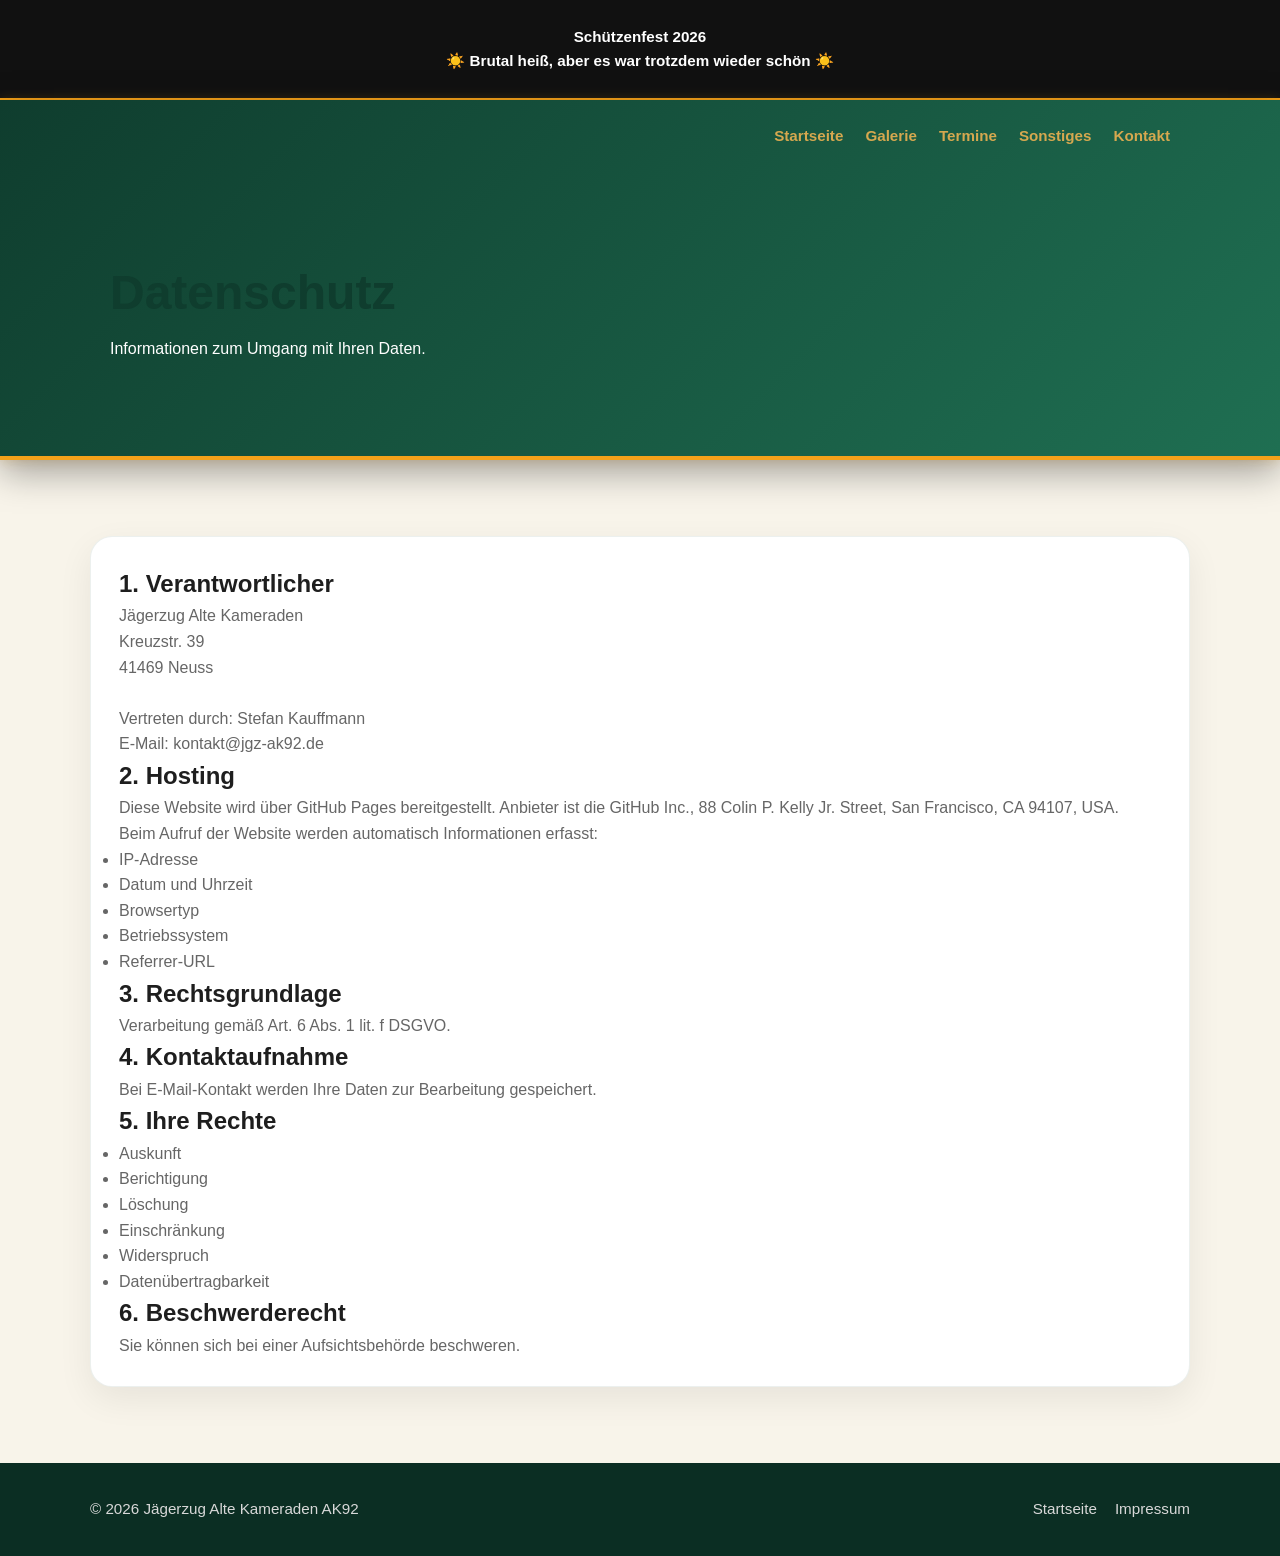
<file: html/datenschutz.html>
<!DOCTYPE html>
<html lang="de">
<head>
  <meta charset="UTF-8" />
  <meta name="viewport" content="width=device-width, initial-scale=1.0" />
  <title>Datenschutz | JGZ Alte Kameraden</title>
  <link rel="stylesheet" href="../css/style.css">
  <link rel="stylesheet" href="../css/banner.css">
  <link rel="stylesheet" href="../css/banner-news.css">
</head>

<body>

<header class="subpage-header">

  <nav>
    <div class="nav-inner">

      <div class="nav-title"></div>

      <div class="burger" onclick="toggleMenu()">
        <span></span>
        <span></span>
        <span></span>
      </div>

      <div class="nav-links" id="navLinks">
        <!-- <a href="koenige.html">Könige</a> -->
        <!-- <a href="mitglieder.html">Mitglieder</a> -->
        <a href="../index.html">Startseite</a>
        <a href="galerie.html">Galerie</a>
        <a href="../index.html#termine">Termine</a>
        <a href="other.html">Sonstiges</a>
        <a href="../index.html#kontakt">Kontakt</a>
      </div>

    </div>
  </nav>

  <div class="subpage-hero">
    <h1 class="section-title">Datenschutz</h1>
    <p>Informationen zum Umgang mit Ihren Daten.</p>
  </div>

</header>

<main>
  <section>
    <div class="container">

      <div class="card">

        <h2>1. Verantwortlicher</h2>
        <p>
          Jägerzug Alte Kameraden<br>
          Kreuzstr. 39<br>
          41469 Neuss<br><br>
          Vertreten durch: Stefan Kauffmann<br>
          E-Mail: kontakt@jgz-ak92.de
        </p>

        <h2>2. Hosting</h2>
        <p>
          Diese Website wird über GitHub Pages bereitgestellt. Anbieter ist die GitHub Inc.,
          88 Colin P. Kelly Jr. Street, San Francisco, CA 94107, USA.
        </p>
        <p>
          Beim Aufruf der Website werden automatisch Informationen erfasst:
        </p>
        <ul>
          <li>IP-Adresse</li>
          <li>Datum und Uhrzeit</li>
          <li>Browsertyp</li>
          <li>Betriebssystem</li>
          <li>Referrer-URL</li>
        </ul>

        <h2>3. Rechtsgrundlage</h2>
        <p>
          Verarbeitung gemäß Art. 6 Abs. 1 lit. f DSGVO.
        </p>

        <h2>4. Kontaktaufnahme</h2>
        <p>
          Bei E-Mail-Kontakt werden Ihre Daten zur Bearbeitung gespeichert.
        </p>

        <h2>5. Ihre Rechte</h2>
        <ul>
          <li>Auskunft</li>
          <li>Berichtigung</li>
          <li>Löschung</li>
          <li>Einschränkung</li>
          <li>Widerspruch</li>
          <li>Datenübertragbarkeit</li>
        </ul>

        <h2>6. Beschwerderecht</h2>
        <p>
          Sie können sich bei einer Aufsichtsbehörde beschweren.
        </p>

      </div>

    </div>
  </section>
</main>

<footer>
  <div class="footer-inner">
    <div>© 2026 Jägerzug Alte Kameraden AK92</div>
    <div class="footer-links">
      <a href="../index.html">Startseite</a>
      <a href="impressum.html">Impressum</a>
    </div>
  </div>
</footer>

<script>
function toggleMenu() {
  document.getElementById("navLinks").classList.toggle("active");
}
</script>

<script src="../js/banner-rotating.js"></script>
</body>
</html>
</file>
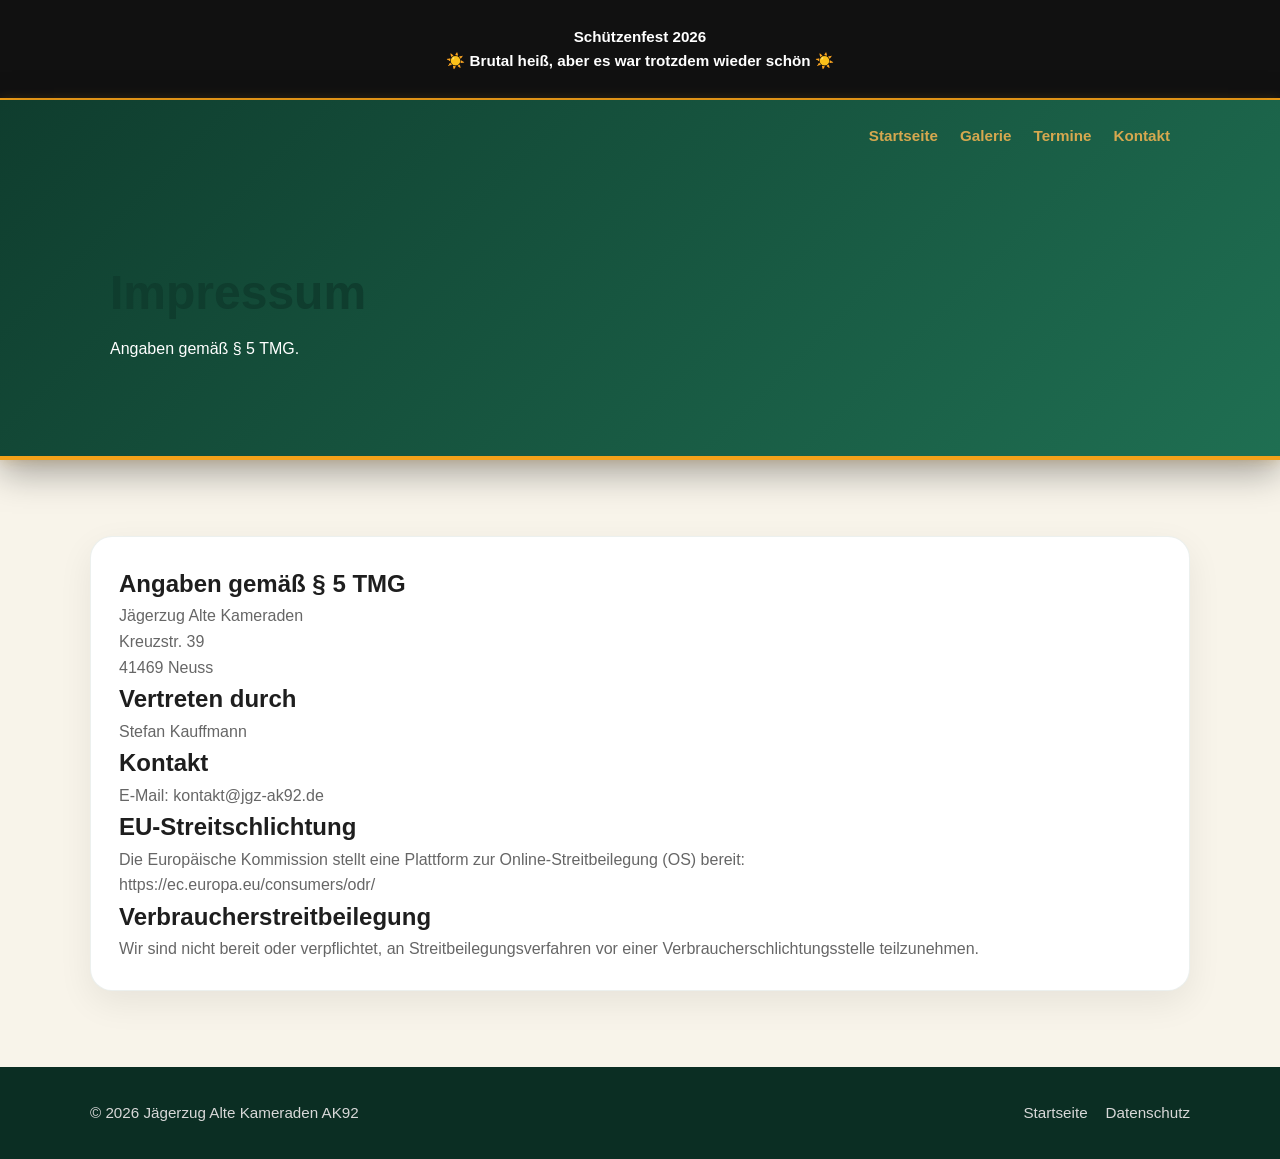
<file: html/impressum.html>
<!DOCTYPE html>
<html lang="de">
<head>
  <meta charset="UTF-8" />
  <meta name="viewport" content="width=device-width, initial-scale=1.0" />
  <title>Impressum | Alte Kameraden</title>
  <link rel="stylesheet" href="../css/style.css">
  <link rel="stylesheet" href="../css/banner.css">
  <link rel="stylesheet" href="../css/banner-news.css">
</head>

<body>

<header class="subpage-header">

  <nav>
    <div class="nav-inner">

      <div class="nav-title"></div>

      <div class="burger" onclick="toggleMenu()">
        <span></span>
        <span></span>
        <span></span>
      </div>

      <div class="nav-links" id="navLinks">
        <a href="../index.html">Startseite</a>
        <!-- <a href="koenige.html">Könige</a> -->
        <!-- <a href="mitglieder.html">Mitglieder</a> -->
        <a href="galerie.html">Galerie</a>
        <a href="../index.html#termine">Termine</a>
        <a href="../index.html#kontakt">Kontakt</a>
      </div>

    </div>
  </nav>

  <div class="subpage-hero">
    <h1 class="section-title">Impressum</h1>
    <p>Angaben gemäß § 5 TMG.</p>
  </div>

</header>

<main>
  <section>
    <div class="container">

      <div class="card">

        <h2>Angaben gemäß § 5 TMG</h2>
        <p>
          Jägerzug Alte Kameraden<br>
          Kreuzstr. 39<br>
          41469 Neuss
        </p>

        <h2>Vertreten durch</h2>
        <p>Stefan Kauffmann</p>

        <h2>Kontakt</h2>
        <p>E-Mail: kontakt@jgz-ak92.de</p>

        <h2>EU-Streitschlichtung</h2>
        <p>
          Die Europäische Kommission stellt eine Plattform zur Online-Streitbeilegung (OS) bereit:
          <br>
          <a href="https://ec.europa.eu/consumers/odr/" target="_blank" rel="noopener noreferrer">
            https://ec.europa.eu/consumers/odr/
          </a>
        </p>

        <h2>Verbraucherstreitbeilegung</h2>
        <p>
          Wir sind nicht bereit oder verpflichtet, an Streitbeilegungsverfahren vor einer
          Verbraucherschlichtungsstelle teilzunehmen.
        </p>

      </div>

    </div>
  </section>
</main>

<footer>
  <div class="footer-inner">
    <div>© 2026 Jägerzug Alte Kameraden AK92</div>
    <div class="footer-links">
      <a href="../index.html">Startseite</a>
      <a href="datenschutz.html">Datenschutz</a>
    </div>
  </div>
</footer>

<script>
function toggleMenu() {
  document.getElementById("navLinks").classList.toggle("active");
}
</script>
<script src="../js/banner-rotating.js"></script>
</body>
</html>
</file>
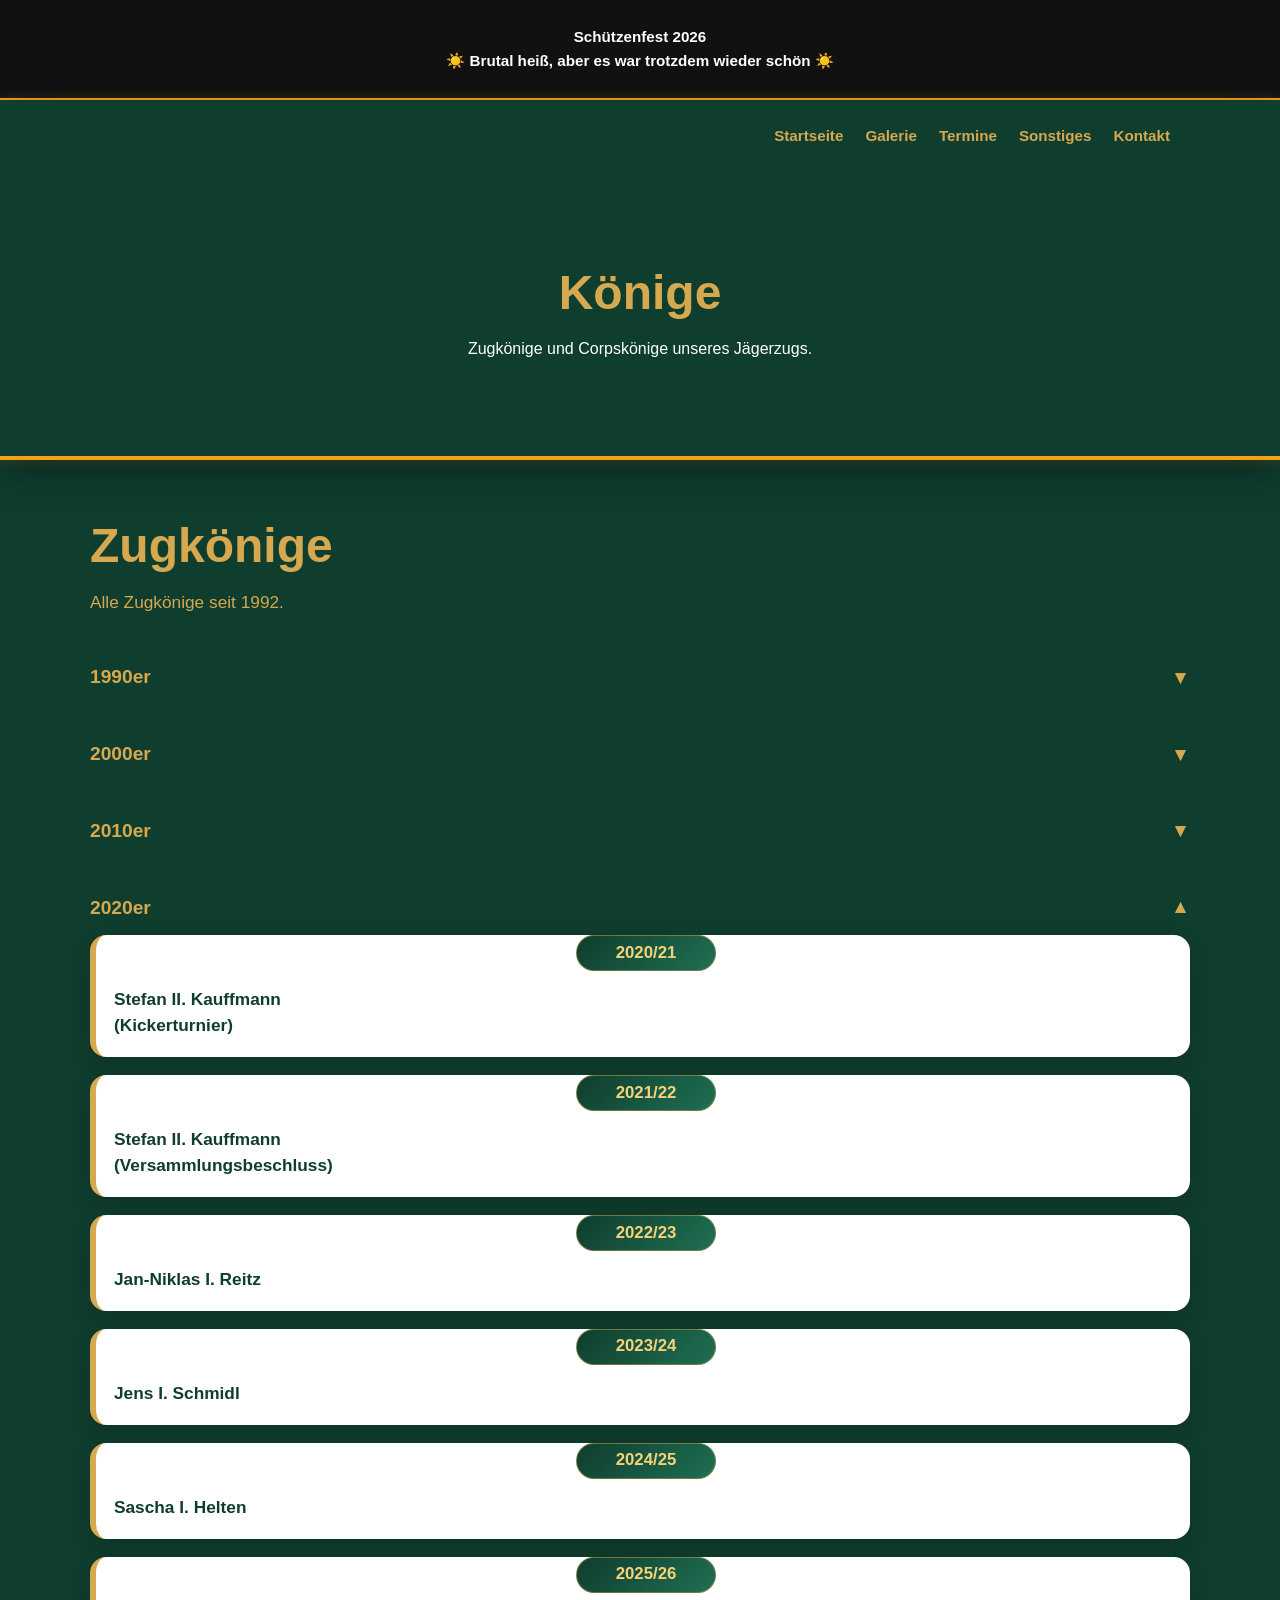
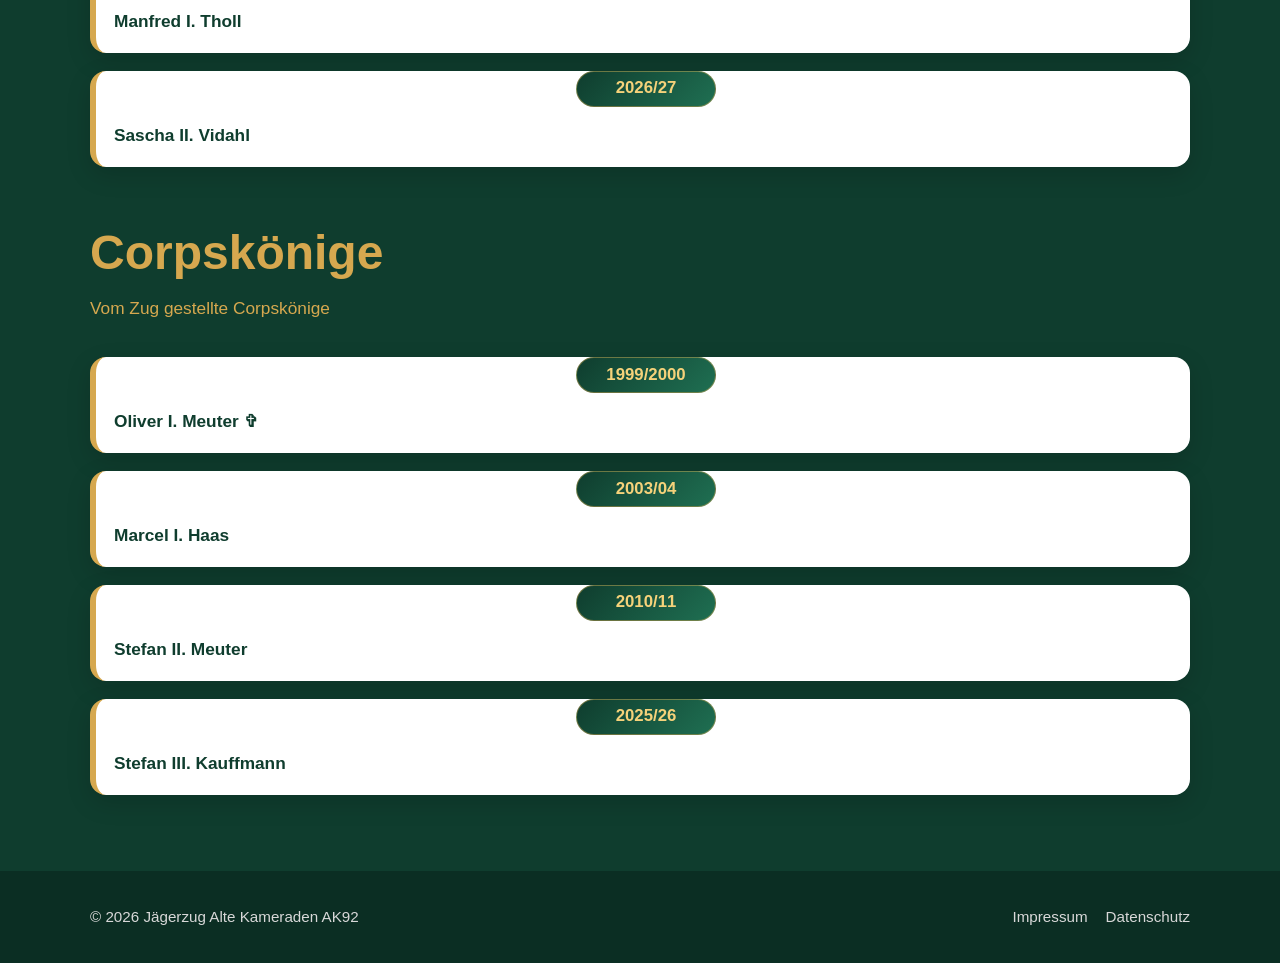
<file: html/koenige.html>
<!DOCTYPE html>
<html lang="de">
<head>
  <meta charset="UTF-8" />
  <meta name="viewport" content="width=device-width, initial-scale=1.0" />
  <title>Könige | Alte Kameraden</title>
  <meta name="description" content="Zugkönige und Corpskönige des Jägerzugs Alte Kameraden" />
  <link rel="stylesheet" href="../css/style.css">
  <link rel="stylesheet" href="../css/banner.css">
  <link rel="stylesheet" href="../css/koenige.css">
  <link rel="stylesheet" href="../css/media.css">
</head>

<body class="koenige">

<header class="subpage-header">

  <nav>
    <div class="nav-inner">

      <div class="nav-title"></div>

      <div class="burger" onclick="toggleMenu()">
        <span></span>
        <span></span>
        <span></span>
      </div>

      <div class="nav-links" id="navLinks">
        <!-- <a href="koenige.html">Könige</a> -->
        <!-- <a href="mitglieder.html">Mitglieder</a> -->
        <a href="../index.html">Startseite</a>
        <a href="galerie.html">Galerie</a>
        <a href="../index.html#termine">Termine</a>
        <a href="other.html">Sonstiges</a>
        <a href="../index.html#kontakt">Kontakt</a>
      </div>

    </div>
  </nav>

  <div class="subpage-hero">
    <h1 class="section-title">Könige</h1>
    <p>Zugkönige und Corpskönige unseres Jägerzugs.</p>
  </div>

</header>

<main>
  <section>
    <div class="container">

      <h2 class="section-title">Zugkönige</h2>
      <p class="section-intro">Alle Zugkönige seit 1992.</p>

      <!-- 1990er -->
      <div class="decade">
        <details>
          <summary class="decade-title">1990er</summary>
          <div class="timeline">
            <div class="event"><div class="event-month">1992/93</div><div class="event-content"><div class="event-title">[Name]</div></div></div>
            <div class="event"><div class="event-month">1993/94</div><div class="event-content"><div class="event-title">[Name]</div></div></div>
            <div class="event"><div class="event-month">1994/95</div><div class="event-content"><div class="event-title">[Name]</div></div></div>
            <div class="event"><div class="event-month">1995/96</div><div class="event-content"><div class="event-title">[Name]</div></div></div>
            <div class="event"><div class="event-month">1996/97</div><div class="event-content"><div class="event-title">[Name]</div></div></div>
            <div class="event"><div class="event-month">1997/98</div><div class="event-content"><div class="event-title">[Name]</div></div></div>
            <div class="event"><div class="event-month">1998/99</div><div class="event-content"><div class="event-title">[Name]</div></div></div>
            <div class="event"><div class="event-month">1999/2000</div><div class="event-content"><div class="event-title">[Name]</div></div></div>
          </div>
        </details>
      </div>

      <!-- 2000er -->
      <div class="decade">
        <details>
          <summary class="decade-title">2000er</summary>
          <div class="timeline">
            <div class="event"><div class="event-month">2000/01</div><div class="event-content"><div class="event-title">[Name]</div></div></div>
            <div class="event"><div class="event-month">2001/02</div><div class="event-content"><div class="event-title">[Name]</div></div></div>
            <div class="event"><div class="event-month">2002/03</div><div class="event-content"><div class="event-title">[Name]</div></div></div>
            <div class="event"><div class="event-month">2003/04</div><div class="event-content"><div class="event-title">[Name]</div></div></div>
            <div class="event"><div class="event-month">2004/05</div><div class="event-content"><div class="event-title">[Name]</div></div></div>
            <div class="event"><div class="event-month">2005/06</div><div class="event-content"><div class="event-title">[Name]</div></div></div>
            <div class="event"><div class="event-month">2006/07</div><div class="event-content"><div class="event-title">[Name]</div></div></div>
            <div class="event"><div class="event-month">2007/08</div><div class="event-content"><div class="event-title">[Name]</div></div></div>
            <div class="event"><div class="event-month">2008/09</div><div class="event-content"><div class="event-title">[Name]</div></div></div>
            <div class="event"><div class="event-month">2009/10</div><div class="event-content"><div class="event-title">[Name]</div></div></div>
          </div>
        </details>
      </div>

      <!-- 2010er -->
      <div class="decade">
        <details>
          <summary class="decade-title">2010er</summary>
          <div class="timeline">
            <div class="event"><div class="event-month">2010/11</div><div class="event-content"><div class="event-title">[Name]</div></div></div>
            <div class="event"><div class="event-month">2011/12</div><div class="event-content"><div class="event-title">[Name]</div></div></div>
            <div class="event"><div class="event-month">2012/13</div><div class="event-content"><div class="event-title">[Name]</div></div></div>
            <div class="event"><div class="event-month">2013/14</div><div class="event-content"><div class="event-title">[Name]</div></div></div>
            <div class="event"><div class="event-month">2014/15</div><div class="event-content"><div class="event-title">[Name]</div></div></div>
            <div class="event"><div class="event-month">2015/16</div><div class="event-content"><div class="event-title">[Name]</div></div></div>
            <div class="event"><div class="event-month">2016/17</div><div class="event-content"><div class="event-title">[Name]</div></div></div>
            <div class="event"><div class="event-month">2017/18</div><div class="event-content"><div class="event-title">Stefan I. Meuter</div></div></div>
            <div class="event"><div class="event-month">2018/19</div><div class="event-content"><div class="event-title">[Name]</div></div></div>
            <div class="event"><div class="event-month">2019/20</div><div class="event-content"><div class="event-title">Stefan I. Meuter</div></div></div>
          </div>
        </details>
      </div>

      <!-- 2020er -->
      <div class="decade">
        <details open>
          <summary class="decade-title">2020er</summary>
          <div class="timeline">
            <div class="event"><div class="event-month">2020/21</div><div class="event-content"><div class="event-title">Stefan II. Kauffmann<br>(Kickerturnier)</div></div></div>
            <div class="event"><div class="event-month">2021/22</div><div class="event-content"><div class="event-title">Stefan II. Kauffmann<br>(Versammlungsbeschluss)</div></div></div>
            <div class="event"><div class="event-month">2022/23</div><div class="event-content"><div class="event-title">Jan-Niklas I. Reitz</div></div></div>
            <div class="event"><div class="event-month">2023/24</div><div class="event-content"><div class="event-title">Jens I. Schmidl</div></div></div>
            <div class="event"><div class="event-month">2024/25</div><div class="event-content"><div class="event-title">Sascha I. Helten</div></div></div>
            <div class="event"><div class="event-month">2025/26</div><div class="event-content"><div class="event-title">Manfred I. Tholl</div></div></div>
            <div class="event"><div class="event-month">2026/27</div><div class="event-content"><div class="event-title">Sascha II. Vidahl</div></div></div>
          </div>
        </details>
      </div>

      <!-- Corpskönige -->
      <h2 class="section-title" style="margin-top:60px;">Corpskönige</h2>
      <p class="section-intro">Vom Zug gestellte Corpskönige</p>

      <div class="timeline">

<div class="event">
          <div class="event-month">1999/2000</div>
          <div class="event-content"><div class="event-title">Oliver I. Meuter ✞</div></div>
        </div>

        <div class="event">
          <div class="event-month">2003/04</div>
          <div class="event-content"><div class="event-title">Marcel I. Haas</div></div>
        </div>
        
        <div class="event">
          <div class="event-month">2010/11</div>
          <div class="event-content"><div class="event-title">Stefan II. Meuter</div></div>
        </div>
        <div class="event">
          <div class="event-month">2025/26</div>
          <div class="event-content"><div class="event-title">Stefan III. Kauffmann</div></div>
        </div>
      </div>

    </div>
  </section>
</main>

<footer>
  <div class="footer-inner">
    <div>© 2026 Jägerzug Alte Kameraden AK92</div>
    <div class="footer-links">
      <a href="impressum.html">Impressum</a>
      <a href="datenschutz.html">Datenschutz</a>
    </div>
  </div>
</footer>

<script>
function toggleMenu() {
  document.getElementById("navLinks").classList.toggle("active");
}
</script>
<script src="../js/banner-rotating.js"></script>
</body>
  </html>
</file>
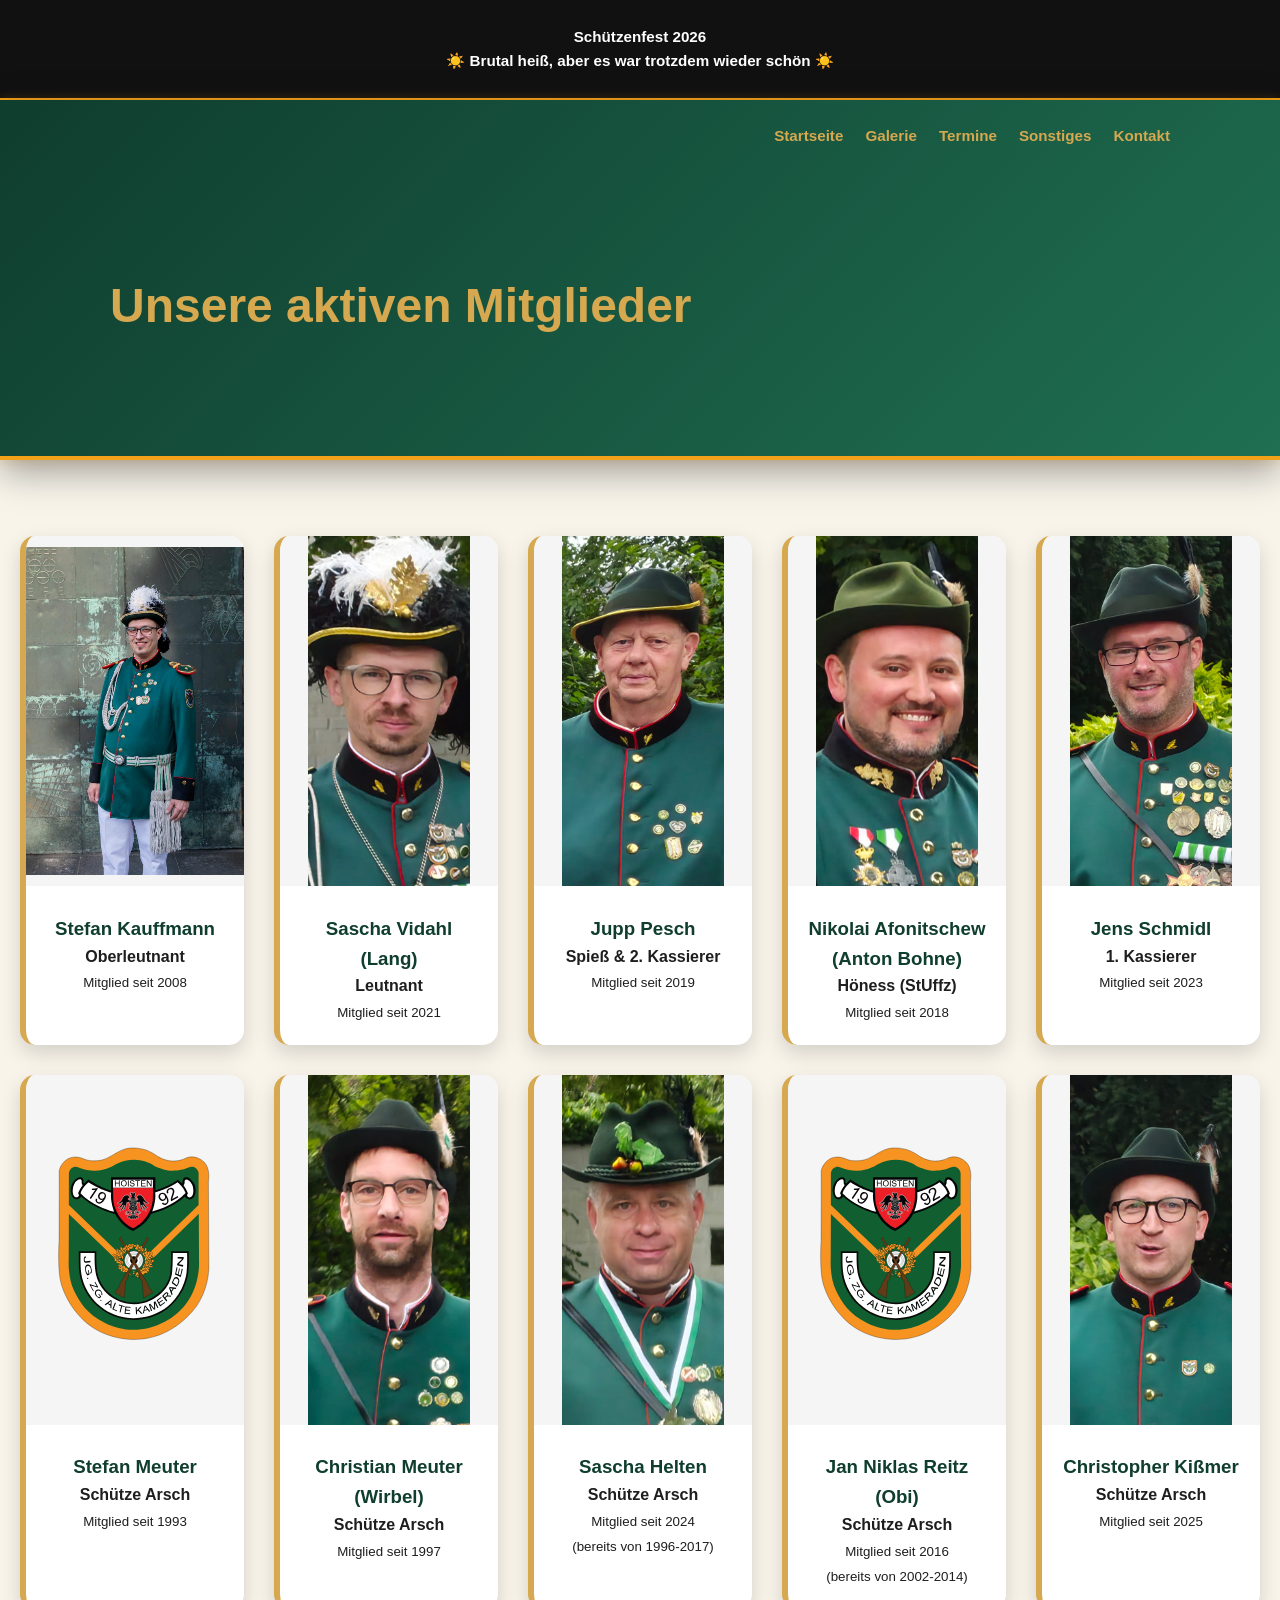
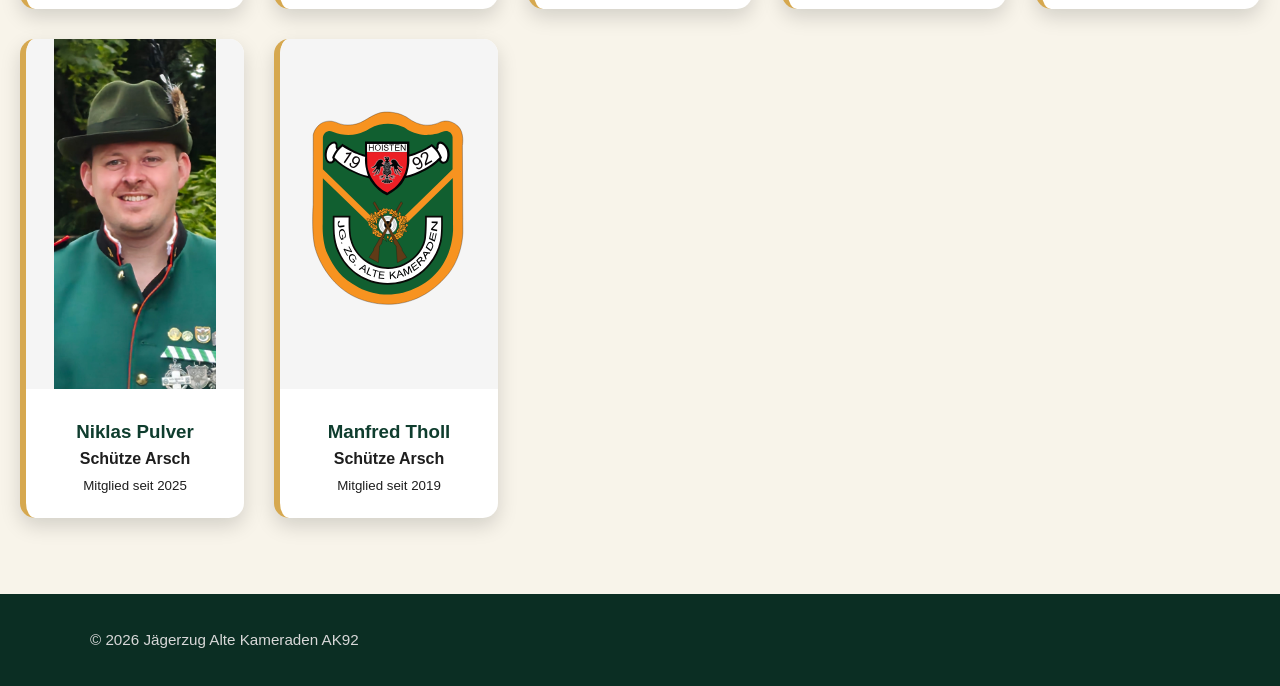
<file: html/mitglieder.html>
<!DOCTYPE html>
<html lang="de">

<head>

<meta charset="UTF-8">
<meta name="viewport" content="width=device-width, initial-scale=1.0">

<title>Mitglieder | Alte Kameraden</title>

<link rel="stylesheet" href="../css/style.css">
<link rel="stylesheet" href="../css/mitglieder.css">
<link rel="stylesheet" href="../css/banner.css">
 <link rel="stylesheet" href="../css/media.css">
  
</head>


<body class="mitglieder">

<header class="subpage-header">
  <nav>
    <div class="nav-inner">

      <div class="nav-title"></div>

      <div class="burger" onclick="toggleMenu()">
        <span></span><span></span><span></span>
      </div>

      <div class="nav-links" id="navLinks">
        <!-- <a href="koenige.html">Könige</a> -->
        <!-- <a href="mitglieder.html">Mitglieder</a> -->
        <a href="../index.html">Startseite</a>
        <a href="galerie.html">Galerie</a>
        <a href="../index.html#termine">Termine</a>
        <a href="other.html">Sonstiges</a>
        <a href="../index.html#kontakt">Kontakt</a>
      </div>

    </div>
  </nav>

  <div class="subpage-hero">
    <h1 class="section-title">Unsere aktiven Mitglieder</h1>
  </div>
</header>

<main>

<section class="mitglieder">

<div id="mitglieder-container" class="mitglieder-grid"></div>

</section>

</main>


<!-- Lightbox -->

<div id="lightbox">

<span class="lightbox-close">
×
</span>

<img id="lightbox-img">

</div>



<footer>

<div class="footer-inner">

© 2026 Jägerzug Alte Kameraden AK92

</div>

</footer>



<script src="../js/mitglieder.js"></script>
<script src="../js/banner-rotating.js"></script>

</body>

</html>
</file>
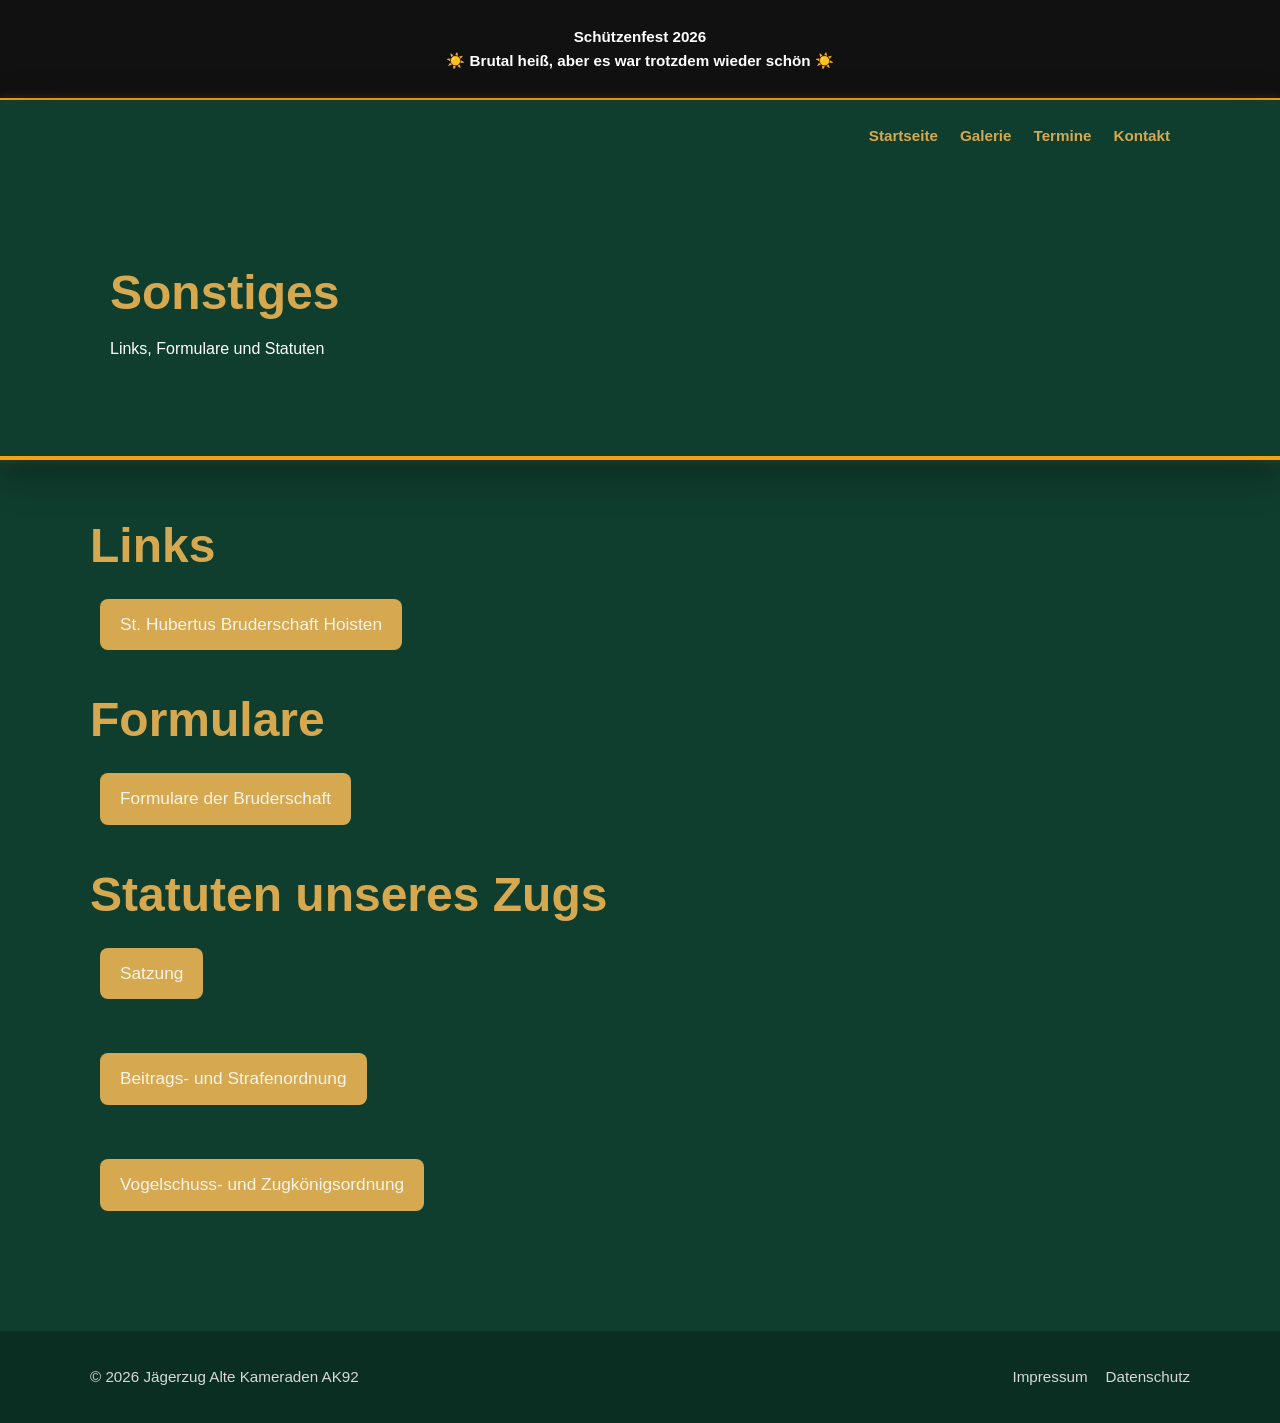
<file: html/other.html>
<!DOCTYPE html>
<html lang="de">
<head>
  <meta charset="UTF-8" />
  <meta name="viewport" content="width=device-width, initial-scale=1.0" />
  <title>Sonstiges | Alte Kameraden</title>
  <meta name="description" content="Links, Formulare und Statuten" />
  <link rel="stylesheet" href="../css/style.css">
  <link rel="stylesheet" href="../css/banner.css">
  <link rel="stylesheet" href="../css/other.css">
  <link rel="stylesheet" href="../css/media.css">
</head>

<body class="other">

<header class="subpage-header">

  <nav>
    <div class="nav-inner">

      <div class="nav-title"></div>

      <div class="burger" onclick="toggleMenu()">
        <span></span>
        <span></span>
        <span></span>
      </div>

      <div class="nav-links" id="navLinks">
        <!-- <a href="koenige.html">Könige</a> -->
        <!-- <a href="mitglieder.html">Mitglieder</a> -->
        <a href="../index.html">Startseite</a>
        <a href="galerie.html">Galerie</a>
        <a href="../index.html#termine">Termine</a>
        <!--  <a href="other.html">Sonstiges</a> -->
        <a href="../index.html#kontakt">Kontakt</a>
      </div>

    </div>
  </nav>

  <div class="subpage-hero">
    <h1 class="section-title">Sonstiges</h1>
    <p>Links, Formulare und Statuten</p>
  </div>

</header>

<main>
  <section id="Links">
    <div class="container">

      <h2 class="section-title">Links</h2>
      
      <p class="section-intro">
      <a href="https://bruderschaft-hoisten.de/">St. Hubertus Bruderschaft Hoisten</a>       
      </p>
    </div>

    <div class="container">
      <h2 class="section-title">Formulare</h2>
      
      <p class="section-intro">
      <a href="https://bruderschaft-hoisten.de/#downloads">Formulare der Bruderschaft</a>       
      </p>
    </div>

    <div class="container">
      <h2 class="section-title">Statuten unseres Zugs</h2>
      
      <p class="section-intro">
      <a href="https://jgz-ak92.de/dokumente/Satzung.pdf">Satzung</a>
      </p><p class="section-intro">
      <a href="https://jgz-ak92.de/dokumente/BSO.pdf">Beitrags- und Strafenordnung</a>
      </p><p class="section-intro">
      <a href="https://jgz-ak92.de/dokumente/Vogelschussordnung.pdf">Vogelschuss- und Zugkönigsordnung</a>
      </p>
    </div>
  </section>
</main>

<footer>
  <div class="footer-inner">
    <div>© 2026 Jägerzug Alte Kameraden AK92</div>
    <div class="footer-links">
      <a href="impressum.html">Impressum</a>
      <a href="datenschutz.html">Datenschutz</a>
    </div>
  </div>
</footer>

<script>
function toggleMenu() {
  document.getElementById("navLinks").classList.toggle("active");
}
</script>
<script src="../js/banner-rotating.js"></script>
</body>
  </html>
</file>
<file: css/style.css>
:root {
  --green: #0f3d2e;
  --green-light: #1f6f52;
  --gold: #d6a84f;
  --cream: #f8f4ea;
  --dark: #1e1e1e;
  --muted: #666;
  --white: #ffffff;
  --orange: #F4A11A;
}

@font-face {
  font-family: 'OldLondon';
  src: url('../fonts/OldLondon.ttf') format('truetype');
}

* {
  box-sizing: border-box;
  margin: 0;
  padding: 0;
}

body {
  font-family: Arial, Helvetica, sans-serif;
  color: var(--dark);
  background: var(--cream);
  line-height: 1.6;
}

a {
  color: inherit;
  text-decoration: none;
}

/* HEADER */
header {
  position: relative;
  background: linear-gradient(135deg, var(--green), var(--green-light));
  color: var(--white);
  min-height: 40vh;
  display: flex;
  flex-direction: column;
  border-bottom: 4px solid var(--orange);
  box-shadow:
    0 12px 35px rgba(0,0,0,0.35),
    0 0 12px rgba(244,161,26,0.25);
}

.subpage-hero {
  flex: 1;
  width: 100%;
  max-width: 1100px;
  margin: 0 auto;
  padding: 0 20px;

  display: flex;
  flex-direction: column;
  justify-content: center;
  align-items: flex-start;
}

/* NAVIGATION */
nav {
  display: flex;
  justify-content: flex-end;
  align-items: center;
  max-width: 1100px;
  width: 100%;
  margin: 0 auto;
  padding: 24px 20px;
  z-index: 999;
}

.nav-inner {
  display: flex;
  justify-content: space-between;
  align-items: center;
  width: 100%;
}

.nav-title {
  color: var(--gold);
  font-weight: 800;
}

.nav-links {
  display: flex;
  gap: 22px;
  font-size: 0.95rem;
}

.nav-links a {
  color: var(--gold);
  font-weight: 700;
}

.nav-links a:hover {
  color: var(--orange);
}

.burger {
  display: none;
  flex-direction: column;
  gap: 5px;
  cursor: pointer;
}

.burger span {
  width: 26px;
  height: 3px;
  background: var(--gold);
  border-radius: 2px;
}

/* HERO */
.hero {
  flex: 1;
  display: flex;
  align-items: center;
  justify-content: center;
  max-width: 1100px;
  width: 100%;
  margin: 0 auto;
  padding: 40px 20px 80px;
}

.hero-content {
  display: flex;
  flex-direction: column;
  align-items: center;
  text-align: center;
  width: 100%;
  margin: 0 auto;
}

.hero-heading {
  display: grid;
  grid-template-columns: auto auto auto;
  align-items: center;
  gap: 40px;
  width: 100%;
}

.title-area {
  display: flex;
  flex-direction: column;
  align-items: center;
  text-align: center;
  gap: 12px;
  min-width: 0;
}

.title-main {
  text-align: center;
}

.title-logo {
  width: clamp(90px, 12vw, 180px);
  height: auto;
  align-self: center;
}

h1 {
  margin: 0;
  padding: 0;
  line-height: 1;
}

.old-english,
.old-english-kings {
  font-family: 'OldLondon', cursive;
  color: #d6a84f;
  font-size: clamp(3rem, 8vw, 6.5rem);
  font-weight: bold;
  letter-spacing: 1px;
  line-height: 0.95;
}

.old-english {
  text-shadow: 0 3px 10px rgba(0,0,0,0.35);
}

.badge {
  display: inline-flex;
  align-items: center;
  justify-content: center;
  padding: 6px 26px;
  background: rgba(214,168,79,0.12);
  color: var(--gold);
  border: 1px solid rgba(214,168,79,0.6);
  border-radius: 40px;
  font-weight: 700;
  font-size: 0.9rem;
  letter-spacing: 0.5px;
  box-shadow:
    0 0 12px rgba(214,168,79,0.25),
    inset 0 0 6px rgba(214,168,79,0.15);
}

.button-row {
  display: flex;
  justify-content: center;
  gap: 14px;
  width: 100%;
  margin-top: 50px;
}

.btn {
  display: inline-block;
  padding: 14px 26px;
  border-radius: 999px;
  font-weight: 700;
  font-size: 1rem;
  transition: all 0.25s ease;
}

.btn:hover {
  transform: translateY(-2px);
}

.btn-primary {
  background: linear-gradient(135deg, #d6a84f, #f4c96b);
  color: #1e1e1e;
  border: none;
  box-shadow:
    0 6px 18px rgba(0,0,0,0.3),
    0 0 12px rgba(214,168,79,0.35);
}

.btn-secondary {
  background: transparent;
  color: var(--white);
  border: 2px solid rgba(255,255,255,0.5);
  backdrop-filter: blur(4px);
}

.btn-secondary:hover {
  border-color: var(--gold);
  color: var(--gold);
}

/* STANDARD LAYOUT */
section {
  padding: 76px 20px;
}

.container {
  max-width: 1100px;
  margin: 0 auto;
}

.section-title {
  color: var(--green);
  font-size: clamp(1.8rem, 4vw, 3rem);
  margin-bottom: 16px;
  line-height: 1.1;
}

.section-intro {
  color: var(--muted);
  max-width: 720px;
  margin-bottom: 34px;
  font-size: 1.08rem;
}

/* CARDS */
.cards {
  display: grid;
  grid-template-columns: 1fr;
  gap: 22px;
}

.card {
  background: var(--white);
  border-radius: 22px;
  padding: 28px;
  box-shadow: 0 12px 35px rgba(0,0,0,0.07);
  border: 1px solid rgba(15,61,46,0.08);
}

.card h3 {
  color: var(--green);
  margin-bottom: 10px;
  font-size: 1.25rem;
}

.card p,
.card li {
  color: var(--muted);
}

.two-column {
  display: grid;
  grid-template-columns: 1.05fr 0.95fr;
  gap: 36px;
  align-items: stretch;
}

.image-box {
  font-family: 'OldLondon', cursive;
  font-size: clamp(3.2rem, 13vw, 5rem);
  font-weight: bold;
  background: var(--green);
  color: #d6a84f;
  text-shadow: 0 3px 10px rgba(0,0,0,0.35);
  min-height: 340px;
  border-radius: 28px;
  display: flex;
  align-items: center;
  justify-content: center;
  text-align: center;
  padding: 28px;
  box-shadow:
    0 12px 30px rgba(0,0,0,0.2),
    0 0 20px rgba(214,168,79,0.2);
}

/* KONTAKT */
.contact-box {
  background: var(--green);
  color: var(--white);
  border-radius: 28px;
  padding: 38px;
  display: grid;
  grid-template-columns: 1fr auto;
  gap: 22px;
  align-items: center;
}

.contact-box h2 {
  font-size: 2rem;
  margin-bottom: 8px;
}

.contact-box p {
  color: #e9e9e9;
}

/* LIGHTBOX */
.lightbox {
  position: fixed;
  inset: 0;
  width: 100vw;
  height: 100dvh;
  display: none;
  justify-content: center;
  align-items: center;
  padding: 28px;
  background: rgba(0,0,0,0.88);
  z-index: 99999;
  touch-action: manipulation;
}

.lightbox.active {
  display: flex;
}

/* FOOTER */
footer {
  background: #0b2e23;
  color: var(--white);
  padding: 34px 20px;
}

.footer-inner {
  max-width: 1100px;
  margin: 0 auto;
  display: flex;
  justify-content: space-between;
  gap: 20px;
  flex-wrap: wrap;
  color: #d8d8d8;
  font-size: 0.95rem;
}

.footer-links {
  display: flex;
  gap: 18px;
  flex-wrap: wrap;
}

.footer-links a:hover {
  color: var(--gold);
}

header.section-title,
header.section-intro {
  color: var(--gold);
}

.card {
  background: #ffffff;
  color: var(--dark);
}

.card p,
.card li {
  color: var(--muted);
}

/* BUTTON FIX - gegen Überschreibungen aus banner.css */
a.btn,
.btn {
  display: inline-flex;
  align-items: center;
  justify-content: center;
  padding: 14px 26px;
  border-radius: 999px;
  font-weight: 700;
  font-size: 1rem;
  text-decoration: none;
  transition: all 0.25s ease;
}

a.btn-primary,
.btn-primary {
  background: linear-gradient(135deg, #d6a84f, #f4c96b);
  color: #1e1e1e;
  border: none;
  box-shadow:
    0 6px 18px rgba(0,0,0,0.3),
    0 0 12px rgba(214,168,79,0.35);
}

a.btn-secondary,
.btn-secondary {
  background: transparent;
  color: var(--white);
  border: 2px solid rgba(255,255,255,0.5);
  border-radius: 999px;
}

a.btn:hover,
.btn:hover {
  transform: translateY(-2px);
}

.banner {
  width: 100%;
  background: #111;
  color: white;
  padding: 10px;
  overflow: hidden;
  text-align: center;
  font-weight: bold;
}

.banner-slide-text {
  display: inline-block;
}

.slide-in {
  animation: slideIn 0.3s forwards;
}

.slide-out {
  animation: slideOut 0.3s forwards;
}

@keyframes slideIn {
  from {
    transform: translateX(100%);
    opacity: 0;
  }
  to {
    transform: translateX(0);
    opacity: 1;
  }
}

@keyframes slideOut {
  from {
    transform: translateX(0);
    opacity: 1;
  }
  to {
    transform: translateX(-100%);
    opacity: 0;
  }
}
</file>
<file: css/termine.css>
/* TERMINE */
.timeline {
  display: grid;
  gap: 16px;
}

.event {
  color: var(--dark);
  position: relative;
  display: grid;
  grid-template-columns: 1fr;
  background: var(--white);
  border-radius: 18px;
  padding: 52px 18px 18px;
  border-left: 6px solid var(--gold);
  box-shadow: 0 8px 24px rgba(0,0,0,0.06);
}

.event-month {
  position: absolute;
  top: 0;
  right: 0;
  min-width: 140px;
  height: 36px;
  background: linear-gradient(135deg, var(--green), var(--green-light));
  color: #f5d27a;
  display: flex;
  justify-content: center;
  align-items: center;
  font-weight: 800;
  text-align: center;
  border-top-right-radius: 18px;
  border-bottom-left-radius: 14px;
}

.event-title {
  color: var(--green);
  font-weight: 800;
  margin-bottom: 4px;
}

.event-month-group {
  display: flex;
  flex-direction: column;
  gap: 22px;
}

.event-item {
  padding-bottom: 18px;
  border-bottom: 1px solid rgba(0,0,0,0.08);
}

.event-item:last-child {
  padding-bottom: 0;
  border-bottom: none;
}
</file>
<file: css/banner.css>
.banner {
  background: linear-gradient(135deg, var(--green), var(--green-light));
  color: var(--gold);
  text-align: center;
  padding: 10px 40px;
  font-weight: 700;
  font-size: 0.95rem;
  border-bottom: 2px solid var(--orange);
  position: relative;
  overflow: hidden;

  height: 100px;
  display: flex;
  align-items: center;
  justify-content: center;
}

.banner span {transition: opacity 0.3s ease;}

.banner-slide-text {  display: inline-block;}

.banner-slide-text.slide-in {  animation: slideIn 0.35s ease forwards;}

.banner-slide-text.slide-out {  animation: slideOut 0.3s ease forwards;}

@keyframes slideIn {  
  from {    opacity: 0;
        transform: translateY(120%);
       }  
  to {    
    opacity: 1;    
    transform: translateY(0);  
  }
}

@keyframes slideOut {  
  from {    
    opacity: 1;
    transform: translateY(0);
  }  
  to {    
    opacity: 0;    
    transform: translateY(-120%);
  }
}

@media (max-width: 850px) {
  .banner {
    padding: 10px 16px;
    height: 100px;
    font-size: 0.82rem;
    line-height: 1.3;
  }

  .banner-slide-text {
    white-space: normal;
    max-width: 100%;
    line-height: 1.3;
  }
}

.event {
  position: relative !important;
  background: #ffffff !important;
  color: var(--dark) !important;
  padding: 52px 18px 18px !important;
  border-left: 6px solid var(--gold) !important;
}

.event-month {
  display: flex !important;
  visibility: visible !important;
  opacity: 1 !important;
  position: absolute !important;
  top: 0 !important;
  right: 0 !important;
  min-width: 140px !important;
  height: 36px !important;
  background: linear-gradient(135deg, var(--green), var(--green-light)) !important;
  color: #f5d27a !important;
  font-weight: 800 !important;
  justify-content: center !important;
  align-items: center !important;
  z-index: 10 !important;
}

.event-title {
  display: block !important;
  visibility: visible !important;
  opacity: 1 !important;
  color: var(--green) !important;
  font-weight: 800 !important;
}

.banner {
  width: 100%;
  background: #111;
  color: white;
  padding: 10px;
  overflow: hidden;
  text-align: center;
  font-weight: bold;
}

.banner-slide-text {
  display: inline-block;
}

.slide-in {
  animation: slideIn 0.3s forwards;
}

.slide-out {
  animation: slideOut 0.3s forwards;
}

@keyframes slideIn {
  from {
    transform: translateX(100%);
    opacity: 0;
  }
  to {
    transform: translateX(0);
    opacity: 1;
  }
}

@keyframes slideOut {
  from {
    transform: translateX(0);
    opacity: 1;
  }
  to {
    transform: translateX(-100%);
    opacity: 0;
  }
}
</file>
<file: css/media.css>
/* MOBILE */
@media (max-width: 850px) {
  nav {
    position: absolute;
    top: 0;
    left: 0;
    display: flex;
    z-index: 999;
  }

  .burger {
    display: flex;
  }

  .nav-links {
    position: absolute;
    top: 70px;
    right: 20px;
    display: none;
    flex-direction: column;
    gap: 16px;
    background: linear-gradient(135deg, var(--green), var(--green-light));
    border-radius: 16px;
    padding: 20px;
    box-shadow:
      0 12px 30px rgba(0,0,0,0.4),
      0 0 12px rgba(214,168,79,0.25);
  }

  .nav-links.active {
    display: flex;
  }

  header {
    min-height: 78vh;
  }

  .hero {
    padding: 40px 14px 70px;
  }

  .hero-heading {
    grid-template-columns: 1fr;
    gap: 12px;
  }

  .title-logo {
    display: none;
  }

  .old-english {
    font-size: clamp(3.2rem, 13vw, 5rem);
  }

  .hero p {
    font-size: 1.25rem;
  }

  .cards,
  .two-column,
  .contact-box {
    grid-template-columns: 1fr;
  }

  .event,
  .king-row {
    grid-template-columns: 1fr;
  }
 
 body.galerie .photo-grid {
    column-count: 2;
    column-gap: 14px;
  }

  body.galerie .photo-grid img,
  body.galerie .photo-grid video {
    margin-bottom: 14px;
  }

 body.koenige .subpage-header {
    min-height: auto;
  }
  
  body.koenige .subpage-hero {
    padding: 90px 20px 50px;
    min-height: 260px;
  }

  body.koenige .subpage-hero .section-title {
    font-size: clamp(2.4rem, 12vw, 4rem);
    margin-bottom: 14px;
  }

  body.koenige .subpage-hero p {
    font-size: 1.15rem;
    line-height: 1.35;
  }
}
@media (max-width: 500px) {
  .photo-grid {
    column-count: 1;
  }
}
</file>
<file: style.css>
:root {
  --green: #0f3d2e;
  --green-light: #1f6f52;
  --gold: #d6a84f;
  --cream: #f8f4ea;
  --dark: #1e1e1e;
  --muted: #666;
  --white: #ffffff;
  --orange: #F4A11A;
}

@font-face {
  font-family: 'OldLondon';
  src: url('../fonts/OldLondon.ttf') format('truetype');
}

* {
  box-sizing: border-box;
  margin: 0;
  padding: 0;
}

body {
  font-family: Arial, Helvetica, sans-serif;
  color: var(--dark);
  background: var(--cream);
  line-height: 1.6;
}

a {
  color: inherit;
  text-decoration: none;
}

/* HEADER */
header {
  position: relative;
  background: linear-gradient(135deg, var(--green), var(--green-light));
  color: var(--white);
  min-height: 40vh;
  display: flex;
  flex-direction: column;
  border-bottom: 4px solid var(--orange);
  box-shadow:
    0 12px 35px rgba(0,0,0,0.35),
    0 0 12px rgba(244,161,26,0.25);
}

.subpage-hero {
  flex: 1;
  width: 100%;
  max-width: 1100px;
  margin: 0 auto;
  padding: 0 20px;

  display: flex;
  flex-direction: column;
  justify-content: center;
  align-items: flex-start;
}

/* NAVIGATION */
nav {
  display: flex;
  justify-content: flex-end;
  align-items: center;
  max-width: 1100px;
  width: 100%;
  margin: 0 auto;
  padding: 24px 20px;
  z-index: 999;
}

.nav-inner {
  display: flex;
  justify-content: space-between;
  align-items: center;
  width: 100%;
}

.nav-title {
  color: var(--gold);
  font-weight: 800;
}

.nav-links {
  display: flex;
  gap: 22px;
  font-size: 0.95rem;
}

.nav-links a {
  color: #f5d27a;
  font-weight: 700;
}

.nav-links a:hover {
  color: var(--orange);
}

.burger {
  display: none;
  flex-direction: column;
  gap: 5px;
  cursor: pointer;
}

.burger span {
  width: 26px;
  height: 3px;
  background: var(--gold);
  border-radius: 2px;
}

/* HERO */
.hero {
  flex: 1;
  display: flex;
  align-items: center;
  justify-content: center;
  max-width: 1100px;
  width: 100%;
  margin: 0 auto;
  padding: 40px 20px 80px;
}

.hero-content {
  display: flex;
  flex-direction: column;
  align-items: center;
  text-align: center;
  width: 100%;
  margin: 0 auto;
}

.hero-heading {
  display: grid;
  grid-template-columns: auto auto auto;
  align-items: center;
  gap: 40px;
  width: 100%;
}

.title-area {
  display: flex;
  flex-direction: column;
  align-items: center;
  text-align: center;
  gap: 12px;
  min-width: 0;
}

.title-main {
  text-align: center;
}

.title-logo {
  width: clamp(90px, 12vw, 180px);
  height: auto;
  align-self: center;
}

h1 {
  margin: 0;
  padding: 0;
  line-height: 1;
}

.old-english,
.old-english-kings {
  font-family: 'OldLondon', cursive;
  color: #d6a84f;
  font-size: clamp(3rem, 8vw, 6.5rem);
  font-weight: bold;
  letter-spacing: 1px;
  line-height: 0.95;
}

.old-english {
  text-shadow: 0 3px 10px rgba(0,0,0,0.35);
}

.badge {
  display: inline-flex;
  align-items: center;
  justify-content: center;
  padding: 6px 26px;
  background: rgba(214,168,79,0.12);
  color: var(--gold);
  border: 1px solid rgba(214,168,79,0.6);
  border-radius: 40px;
  font-weight: 700;
  font-size: 0.9rem;
  letter-spacing: 0.5px;
  box-shadow:
    0 0 12px rgba(214,168,79,0.25),
    inset 0 0 6px rgba(214,168,79,0.15);
}

.button-row {
  display: flex;
  justify-content: center;
  gap: 14px;
  width: 100%;
  margin-top: 16px;
}

.btn {
  display: inline-block;
  padding: 14px 26px;
  border-radius: 999px;
  font-weight: 700;
  font-size: 1rem;
  transition: all 0.25s ease;
}

.btn:hover {
  transform: translateY(-2px);
}

.btn-primary {
  background: linear-gradient(135deg, #d6a84f, #f4c96b);
  color: #1e1e1e;
  border: none;
  box-shadow:
    0 6px 18px rgba(0,0,0,0.3),
    0 0 12px rgba(214,168,79,0.35);
}

.btn-secondary {
  background: transparent;
  color: var(--white);
  border: 2px solid rgba(255,255,255,0.5);
  backdrop-filter: blur(4px);
}

.btn-secondary:hover {
  border-color: var(--gold);
  color: var(--gold);
}

/* STANDARD LAYOUT */
section {
  padding: 76px 20px;
}

.container {
  max-width: 1100px;
  margin: 0 auto;
}

.section-title {
  color: var(--green);
  font-size: clamp(1.8rem, 4vw, 3rem);
  margin-bottom: 16px;
  line-height: 1.1;
}

.section-intro {
  color: var(--muted);
  max-width: 720px;
  margin-bottom: 34px;
  font-size: 1.08rem;
}

/* CARDS */
.cards {
  display: grid;
  grid-template-columns: 1fr;
  gap: 22px;
}

.card {
  background: var(--white);
  border-radius: 22px;
  padding: 28px;
  box-shadow: 0 12px 35px rgba(0,0,0,0.07);
  border: 1px solid rgba(15,61,46,0.08);
}

.card h3 {
  color: var(--green);
  margin-bottom: 10px;
  font-size: 1.25rem;
}

.card p,
.card li {
  color: var(--muted);
}

.two-column {
  display: grid;
  grid-template-columns: 1.05fr 0.95fr;
  gap: 36px;
  align-items: stretch;
}

.image-box {
  font-family: 'OldLondon', cursive;
  font-size: clamp(3.2rem, 13vw, 5rem);
  font-weight: bold;
  background: var(--green);
  color: #d6a84f;
  text-shadow: 0 3px 10px rgba(0,0,0,0.35);
  min-height: 340px;
  border-radius: 28px;
  display: flex;
  align-items: center;
  justify-content: center;
  text-align: center;
  padding: 28px;
  box-shadow:
    0 12px 30px rgba(0,0,0,0.2),
    0 0 20px rgba(214,168,79,0.2);
}

/* KONTAKT */
.contact-box {
  background: var(--green);
  color: var(--white);
  border-radius: 28px;
  padding: 38px;
  display: grid;
  grid-template-columns: 1fr auto;
  gap: 22px;
  align-items: center;
}

.contact-box h2 {
  font-size: 2rem;
  margin-bottom: 8px;
}

.contact-box p {
  color: #e9e9e9;
}

/* LIGHTBOX */
.lightbox {
  position: fixed;
  inset: 0;
  width: 100vw;
  height: 100dvh;
  display: none;
  justify-content: center;
  align-items: center;
  padding: 28px;
  background: rgba(0,0,0,0.88);
  z-index: 99999;
  touch-action: manipulation;
}

.lightbox.active {
  display: flex;
}

/* FOOTER */
footer {
  background: #0b2e23;
  color: var(--white);
  padding: 34px 20px;
}

.footer-inner {
  max-width: 1100px;
  margin: 0 auto;
  display: flex;
  justify-content: space-between;
  gap: 20px;
  flex-wrap: wrap;
  color: #d8d8d8;
  font-size: 0.95rem;
}

.footer-links {
  display: flex;
  gap: 18px;
  flex-wrap: wrap;
}

.footer-links a:hover {
  color: var(--gold);
}

header.section-title,
header.section-intro {
  color: var(--gold);
}

.card {
  background: #ffffff;
  color: var(--dark);
}

.card p,
.card li {
  color: var(--muted);
}

/* BUTTON FIX - gegen Überschreibungen aus banner.css */
a.btn,
.btn {
  display: inline-flex;
  align-items: center;
  justify-content: center;
  padding: 14px 26px;
  border-radius: 999px;
  font-weight: 700;
  font-size: 1rem;
  text-decoration: none;
  transition: all 0.25s ease;
}

a.btn-primary,
.btn-primary {
  background: linear-gradient(135deg, #d6a84f, #f4c96b);
  color: #1e1e1e;
  border: none;
  box-shadow:
    0 6px 18px rgba(0,0,0,0.3),
    0 0 12px rgba(214,168,79,0.35);
}

a.btn-secondary,
.btn-secondary {
  background: transparent;
  color: var(--white);
  border: 2px solid rgba(255,255,255,0.5);
  border-radius: 999px;
}

a.btn:hover,
.btn:hover {
  transform: translateY(-2px);
}

.banner {
  width: 100%;
  background: #111;
  color: white;
  padding: 10px;
  overflow: hidden;
  text-align: center;
  font-weight: bold;
}

.banner-slide-text {
  display: inline-block;
}

.slide-in {
  animation: slideIn 0.3s forwards;
}

.slide-out {
  animation: slideOut 0.3s forwards;
}

@keyframes slideIn {
  from {
    transform: translateX(100%);
    opacity: 0;
  }
  to {
    transform: translateX(0);
    opacity: 1;
  }
}

@keyframes slideOut {
  from {
    transform: translateX(0);
    opacity: 1;
  }
  to {
    transform: translateX(-100%);
    opacity: 0;
  }
}
</file>
<file: banner.css>
.banner {
  background: linear-gradient(135deg, var(--green), var(--green-light));
  color: var(--gold);
  text-align: center;
  padding: 10px 40px;
  font-weight: 700;
  font-size: 0.95rem;
  border-bottom: 2px solid var(--orange);
  position: relative;
  overflow: hidden;

  height: 100px;
  display: flex;
  align-items: center;
  justify-content: center;
}

.banner span {transition: opacity 0.3s ease;}

.banner-slide-text {  display: inline-block;}

.banner-slide-text.slide-in {  animation: slideIn 0.35s ease forwards;}

.banner-slide-text.slide-out {  animation: slideOut 0.3s ease forwards;}

@keyframes slideIn {  
  from {    opacity: 0;
        transform: translateY(120%);
       }  
  to {    
    opacity: 1;    
    transform: translateY(0);  
  }
}

@keyframes slideOut {  
  from {    
    opacity: 1;
    transform: translateY(0);
  }  
  to {    
    opacity: 0;    
    transform: translateY(-120%);
  }
}

@media (max-width: 850px) {
  .banner {
    padding: 10px 16px;
    height: 100px;
    font-size: 0.82rem;
    line-height: 1.3;
  }

  .banner-slide-text {
    white-space: normal;
    max-width: 100%;
    line-height: 1.3;
  }
}

.event {
  position: relative !important;
  background: #ffffff !important;
  color: var(--dark) !important;
  padding: 52px 18px 18px !important;
  border-left: 6px solid var(--gold) !important;
}

.event-month {
  display: flex !important;
  visibility: visible !important;
  opacity: 1 !important;
  position: absolute !important;
  top: 0 !important;
  right: 0 !important;
  min-width: 140px !important;
  height: 36px !important;
  background: linear-gradient(135deg, var(--green), var(--green-light)) !important;
  color: #f5d27a !important;
  font-weight: 800 !important;
  justify-content: center !important;
  align-items: center !important;
  z-index: 10 !important;
}

.event-title {
  display: block !important;
  visibility: visible !important;
  opacity: 1 !important;
  color: var(--green) !important;
  font-weight: 800 !important;
}

.banner {
  width: 100%;
  background: #111;
  color: white;
  padding: 10px;
  overflow: hidden;
  text-align: center;
  font-weight: bold;
}

.banner-slide-text {
  display: inline-block;
}

.slide-in {
  animation: slideIn 0.3s forwards;
}

.slide-out {
  animation: slideOut 0.3s forwards;
}

@keyframes slideIn {
  from {
    transform: translateX(100%);
    opacity: 0;
  }
  to {
    transform: translateX(0);
    opacity: 1;
  }
}

@keyframes slideOut {
  from {
    transform: translateX(0);
    opacity: 1;
  }
  to {
    transform: translateX(-100%);
    opacity: 0;
  }
}
</file>
<file: banner-news.css>
.news-banner {
  background: linear-gradient(135deg, #0b2e23, var(--green), var(--green-light));
  color: var(--gold);
  border-bottom: 2px solid var(--orange);
  padding: 12px 48px;
  text-align: center;
  font-weight: 800;
  letter-spacing: 0.4px;
  position: relative;
  box-shadow: 0 8px 24px rgba(0,0,0,0.25);
  animation: newsSlideDown 0.5s ease both;
}

.news-banner span {
  display: inline-block;
  animation: newsGlow 2.5s ease-in-out infinite;
}

@keyframes newsSlideDown {
  from {
    opacity: 0;
    transform: translateY(-100%);
  }
  to {
    opacity: 1;
    transform: translateY(0);
  }
}

@keyframes newsGlow {
  0%, 100% {
    text-shadow: 0 0 4px rgba(214,168,79,0.25);
  }
  50% {
    text-shadow: 0 0 12px rgba(214,168,79,0.65);
  }
}
</file>
<file: css/banner-news.css>
.news-banner {
  background: linear-gradient(135deg, #0b2e23, var(--green), var(--green-light));
  color: var(--gold);
  border-bottom: 2px solid var(--orange);
  padding: 12px 48px;
  text-align: center;
  font-weight: 800;
  letter-spacing: 0.4px;
  position: relative;
  box-shadow: 0 8px 24px rgba(0,0,0,0.25);
  animation: newsSlideDown 0.5s ease both;
}

.news-banner span {
  display: inline-block;
  animation: newsGlow 2.5s ease-in-out infinite;
}

@keyframes newsSlideDown {
  from {
    opacity: 0;
    transform: translateY(-100%);
  }
  to {
    opacity: 1;
    transform: translateY(0);
  }
}

@keyframes newsGlow {
  0%, 100% {
    text-shadow: 0 0 4px rgba(214,168,79,0.25);
  }
  50% {
    text-shadow: 0 0 12px rgba(214,168,79,0.65);
  }
}
</file>
<file: css/koenige.css>
body.koenige header {
  background: var(--green);
}

/* HERO */

body.koenige .subpage-hero {
  align-items: center;
  text-align: center;
}

body.koenige main,
body.koenige section {
  padding-top: 30px;
  background: var(--green);
}

/* TITEL */

body.koenige .section-title {
  color: var(--gold);
  background: inherit;
}

body.koenige .section-intro {
  color: var(--gold);
}

/* TIMELINE */

body.koenige .timeline {
  display: flex;
  flex-direction: column;
  gap: 18px;
}

/* EVENT */

body.koenige .timeline .event {
  position: relative;

  display: block;

  background: linear-gradient(135deg, #0b2e23, #144d3a);

  border-left: 6px solid var(--gold);
  border-radius: 16px;

  padding: 68px 22px 22px 22px;

  box-shadow: 0 8px 24px rgba(0,0,0,0.15);
}

/* JAHR */

body.koenige .timeline .event-month {
  position: absolute;

  top: 20px;
  left: calc(50% + 3px);

  transform: translateX(-50%);

  display: inline-flex;
  justify-content: center;
  align-items: center;

  width: max-content;
  min-width: 120px;

  padding: 6px 18px;

  background: rgba(214,168,79,0.15);

  border: 1px solid rgba(214,168,79,0.45);
  border-radius: 999px;

  color: var(--gold);

  font-size: 1.05rem;
  font-weight: 800;

  text-align: center;
  white-space: nowrap;
}

/* CONTENT */

body.koenige .timeline .event-content {
  width: 100%;
  text-align: left;
}

/* NAME */

body.koenige .timeline .event-title {
  text-align: left;

  color: var(--white);

  font-size: 1.08rem;
  font-weight: 700;
  line-height: 1.5;
}

/* DEKADEN */

body.koenige .decade details {
  margin-bottom: 22px;
}

/* STANDARD-PFEIL ENTFERNEN */

body.koenige .decade summary {
  list-style: none;
}

body.koenige .decade summary::-webkit-details-marker {
  display: none;
}

/* DEKADEN-TITEL */

body.koenige .decade-title {
  color: var(--gold);

  font-size: 1.2rem;
  font-weight: 700;

  cursor: pointer;

  width: 100%;
  display: block;
  position: relative;

  padding: 12px 40px 12px 0;
}

/* PFEIL */

body.koenige .decade-title::after {
  content: "▼";

  position: absolute;
  right: 0;
  top: 50%;

  transform: translateY(-50%);
  transition: transform 0.25s ease;
}

/* PFEIL ROTATION */

body.koenige .decade details[open] .decade-title::after {
  transform: translateY(-50%) rotate(180deg);
}

/* ANIMATION */

body.koenige .decade details .timeline {
  animation: decadeOpen 0.25s ease;
}

@keyframes decadeOpen {
  from {
    opacity: 0;
    transform: translateY(-8px);
  }

  to {
    opacity: 1;
    transform: translateY(0);
  }
}

/* KING ROWS */

.king-list,
.king-highlight {
  display: grid;
  gap: 10px;
}

.king-row {
  display: grid;
  grid-template-columns: 110px 1fr;
  align-items: center;

  background: var(--white);

  border-left: 6px solid var(--gold);
  border-radius: 14px;

  padding: 14px 18px;

  box-shadow: 0 8px 24px rgba(0,0,0,0.06);
}

.king-row span {
  font-weight: 800;
  color: var(--green);
}

.king-row strong {
  color: var(--dark);
}

/* MOBILE */

@media (max-width: 850px) {

  body.koenige .timeline .event {
    padding: 68px 16px 18px 16px;
  }

  body.koenige .timeline .event-month {
    min-width: 100px;
    font-size: 0.95rem;
  }

  body.koenige .timeline .event-title {
    font-size: 1rem;
  }

  body.koenige .decade-title {
    font-size: 1.05rem;
  }

}
</file>
<file: mitglieder.css>
.mitglieder-section {

padding:60px 20px;

}



.mitglieder-grid {

display:grid;

grid-template-columns:
repeat(auto-fit,minmax(220px,1fr));

gap:30px;

}



.mitglied-card {

background:white;

border-left:6px solid var(--gold);

border-radius:15px;

overflow:hidden;

box-shadow:
0 8px 20px rgba(0,0,0,.15);

}



.mitglied-card img {
  width: 100% !important;
  height: 350px !important;
  object-fit: contain !important;
  object-position: center !important;
  background: #f5f5f5;
  cursor: pointer;
}



.mitglied-info {

padding:20px;

text-align:center;

}



.mitglied-info h3 {

color:var(--green);

margin:0;

}



.mitglied-info p {

font-weight:700;

}



#lightbox {

display:none;

position:fixed;

inset:0;

background:rgba(0,0,0,.85);

align-items:center;

justify-content:center;

z-index:9999;

}



#lightbox.active {

display:flex;

}



#lightbox img {

max-width:90%;

max-height:90%;

}



.lightbox-close {

position:absolute;

top:20px;

right:30px;

font-size:40px;

color:white;

cursor:pointer;

}
</file>
<file: css/other.css>
body.other header {
  /* min-height: auto; */
  background: var(--green);
}

body.other main,
body.other section {
  padding-top: 30px;
  background: var(--green);
}

body.other .section-title {
  background: inherit;
  color: var(--gold);
}

body.other .section-links {
  text-align: center;
  margin-bottom: 40px;
}

body.other .section-links a {
  display: inline-block;
  margin: 10px;
  padding: 12px 20px;
  background-color: #b30000;
  color: white;
  text-decoration: none;
  border-radius: 8px;
  transition: 0.3s;
}

body.other .section-links a:hover {
  background-color: #800000;
  transform: scale(1.05);
}

body.other .section-intro a {
  display: inline-block;
  margin: 10px;
  padding: 12px 20px;
  background-color: var(--gold);
  text-decoration: none;
  border-radius: 8px;
  transition: 0.3s;
}

body.other .section-intro a:link {
  color: var(--cream);
}

body.other .section-intro a:visited {
  color: inherit;
}

body.other .section-intro a:hover {
  opacity: 0.9;
}

body.other .event {
  background: linear-gradient(135deg, #0b2e23, #144d3a);
  border-left: 6px solid var(--gold);
}
</file>
<file: css/mitglieder.css>
.mitglieder-section {

padding:60px 20px;

}



.mitglieder-grid {

display:grid;

grid-template-columns:
repeat(auto-fit,minmax(220px,1fr));

gap:30px;

}



.mitglied-card {

background:white;

border-left:6px solid var(--gold);

border-radius:15px;

overflow:hidden;

box-shadow:
0 8px 20px rgba(0,0,0,.15);

}



.mitglied-card img {
  width: 100% !important;
  height: 350px !important;
  object-fit: contain !important;
  object-position: center !important;
  background: #f5f5f5;
  cursor: pointer;
}



.mitglied-info {

padding:20px;

text-align:center;

}

body.mitglieder .section-title{
  color: var(--gold);
}

.mitglied-info h3 {

color:var(--green);

margin:0;

}



.mitglied-info p {

font-weight:700;

}



#lightbox {

display:none;

position:fixed;

inset:0;

background:rgba(0,0,0,.85);

align-items:center;

justify-content:center;

z-index:9999;

}



#lightbox.active {

display:flex;

}



#lightbox img {

max-width:90%;

max-height:90%;

}



.lightbox-close {

position:absolute;

top:20px;

right:30px;

font-size:40px;

color:white;

cursor:pointer;

}
</file>
